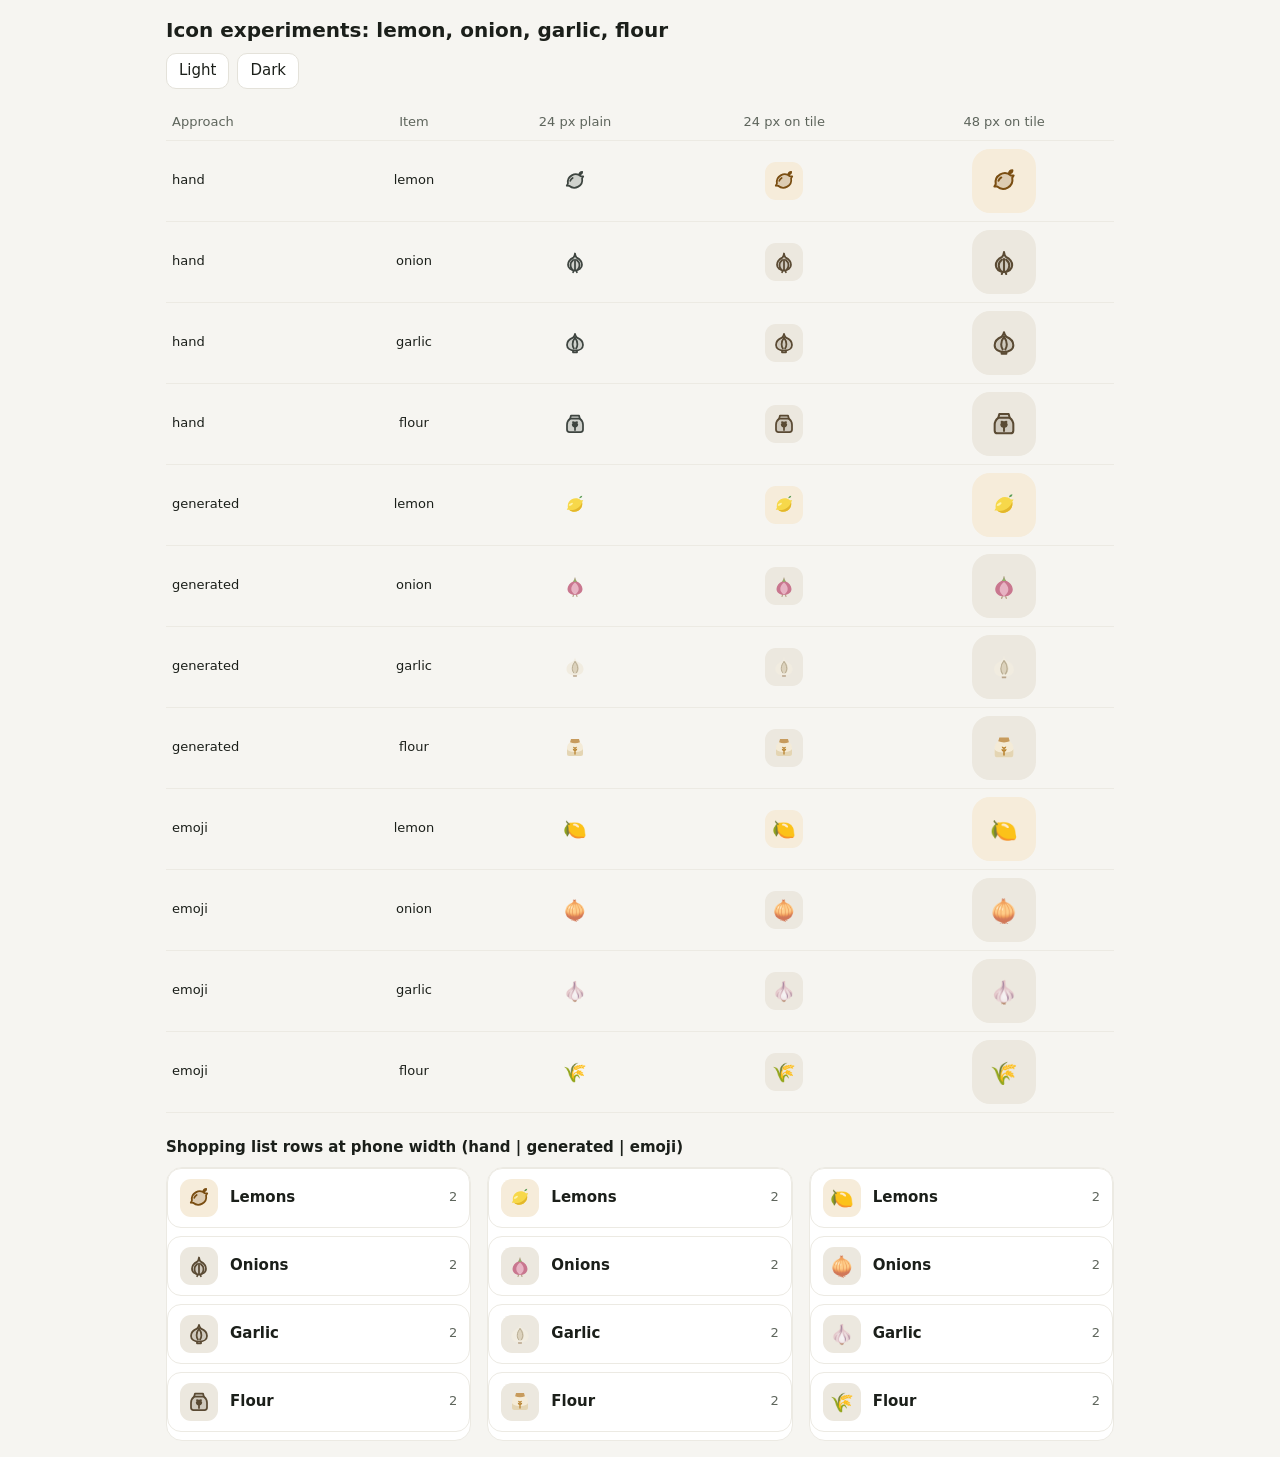
<file: docs/icon-experiments/index.html>
<!doctype html>
<html lang="en"><head><meta charset="utf-8"><meta name="viewport" content="width=device-width,initial-scale=1">
<title>Icon experiments</title>
<link rel="stylesheet" href="../../internal/ui/static/css/app.css">
<style>
body{padding:16px;max-width:980px;margin:0 auto}
h1{font-size:20px;margin:0 0 4px}
.bar{display:flex;gap:8px;margin:8px 0 16px}
.bar button{min-height:36px;padding:0 12px;border-radius:10px;border:1px solid var(--line);background:var(--surface);color:var(--ink);font:inherit}
table{border-collapse:collapse;width:100%}
th,td{padding:8px 6px;border-bottom:1px solid var(--line-soft);text-align:center;font-size:13px}
th{color:var(--muted);font-weight:500}
td:first-child,th:first-child{text-align:left}
.cell{display:flex;gap:8px;align-items:center;justify-content:center}
.ic{display:inline-flex;align-items:center;justify-content:center;border-radius:8px}
.ic svg{width:100%;height:100%;display:block}
.s24{width:24px;height:24px}.s48{width:48px;height:48px}
.tile .ic{background:none}
.plain{color:var(--ink-2)}
.row{display:flex;align-items:center;gap:12px;padding:10px 12px;background:var(--surface);border:1px solid var(--line-soft);border-radius:14px;margin-bottom:8px}
.row b{font-weight:600}.row span.m{color:var(--muted);font-size:13px;margin-left:auto}
.list{max-width:375px}
h2{font-size:15px;margin:24px 0 8px}
</style></head><body>
<h1>Icon experiments: lemon, onion, garlic, flour</h1>
<div class="bar"><button data-t="light">Light</button><button data-t="dark">Dark</button></div>
<table id="grid"><thead><tr><th>Approach</th><th>Item</th><th>24 px plain</th><th>24 px on tile</th><th>48 px on tile</th></tr></thead><tbody></tbody></table>
<h2>Shopping list rows at phone width (hand | generated | emoji)</h2>
<div id="lists" style="display:flex;gap:16px;flex-wrap:wrap"></div>
<script>
const items=[['lemon','amber','Lemons'],['onion','sand','Onions'],['garlic','sand','Garlic'],['flour','sand','Flour']];
const sets=['hand','generated','emoji'];
const q=new URLSearchParams(location.search).get('theme');
function theme(t){document.documentElement.dataset.theme=t}
theme(q||'light');
document.querySelectorAll('.bar button').forEach(b=>b.onclick=()=>theme(b.dataset.t));
const cache={};
async function svg(set,n){const k=set+n;return cache[k]??=await (await fetch(`${set}/${n}.svg`)).text()}
(async()=>{
 const tb=document.querySelector('tbody');
 for(const s of sets)for(const [n,c] of items){
  const h=await svg(s,n);
  const tr=document.createElement('tr');
  tr.innerHTML=`<td>${s}</td><td>${n}</td>
  <td><div class="cell"><span class="ic s24 plain">${h}</span></div></td>
  <td><div class="cell"><span class="tile tile--sm avatar--${c}"><span class="ic s24">${h}</span></span></div></td>
  <td><div class="cell"><span class="tile tile--lg avatar--${c}" style="width:64px;height:64px;border-radius:18px"><span class="ic s48">${h}</span></span></div></td>`;
  tb.append(tr);
 }
 const L=document.getElementById('lists');
 for(const s of sets){
  const d=document.createElement('div');d.className='list';d.style.flex='1 1 300px';
  for(const [n,c,t] of items){
   d.insertAdjacentHTML('beforeend',`<div class="row"><span class="tile tile--sm avatar--${c}"><span class="ic s24">${await svg(s,n)}</span></span><b>${t}</b><span class="m">2</span></div>`);
  }
  L.append(d);
 }
})();
</script></body></html>
</file>
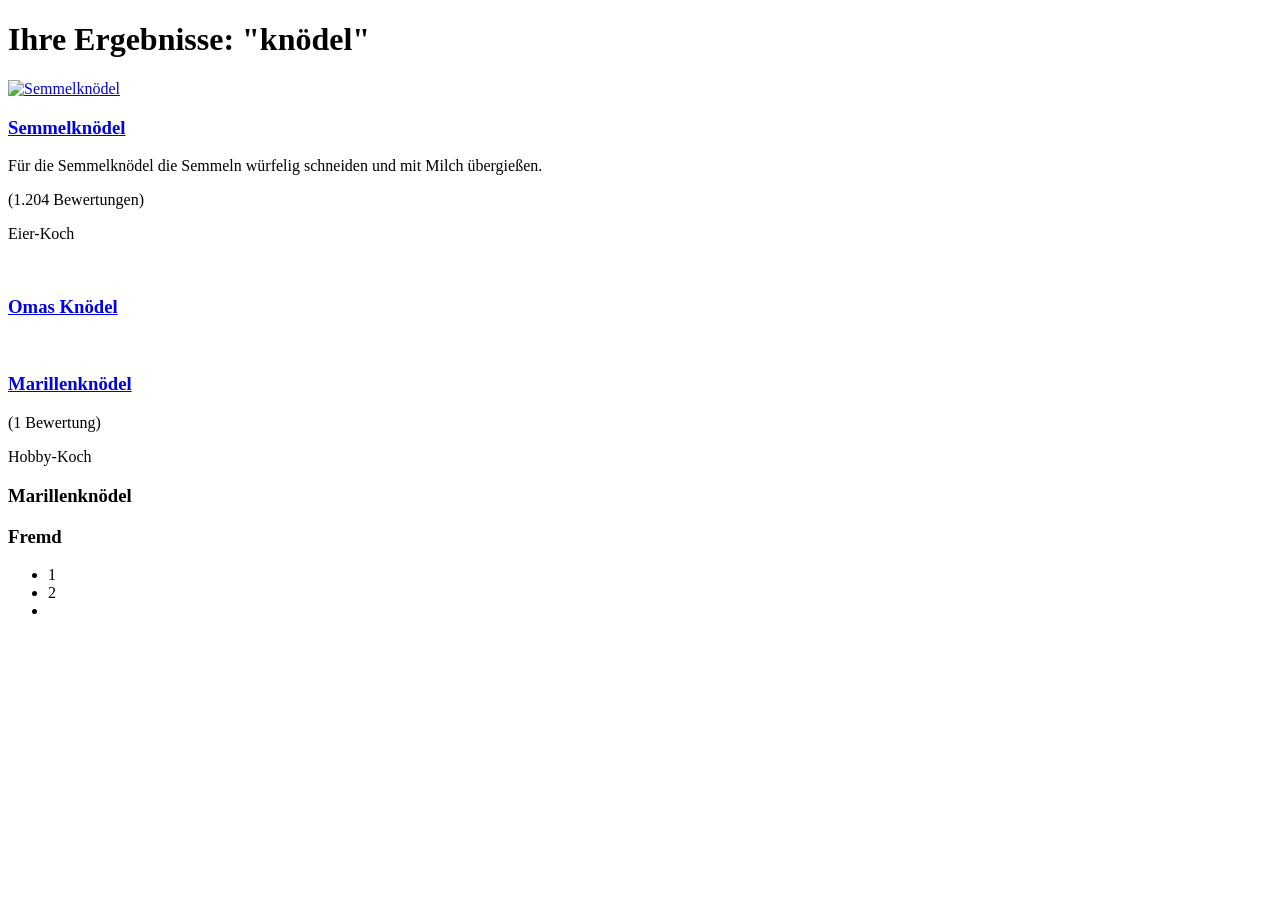
<file: internal/discover/testdata/ichkoche_results.html>
<!doctype html>
<!-- The shape of ichkoche.at's /suche/rezepte page (November 2026) with
     made-up recipes: result cards, an article teaser between them, a
     member's cookbook entry and the pager. -->
<html lang="de"><head><meta charset="utf-8"><title>Suche</title></head><body>
<h1 class="search_term"><span>Ihre Ergebnisse:</span> "knödel"</h1>
<article class="box ">
  <a href="/semmelknoedel-rezept-101" title="Semmelknödel">
    <div class="img_wrap"><div class="lazyLoadImage">
      <img data-src=" https://assets.ichkoche.at/image/1/101.jpg?v=1&twic=v1/cover=360x280" alt="Semmelknödel" title="Semmelknödel" />
      <noscript><img src="https://assets.ichkoche.at/image/1/101.jpg?v=1&twic=v1/cover=360x280" alt="Semmelknödel" /></noscript>
    </div></div>
  </a>
  <div class="content">
    <h3><a href="/semmelknoedel-rezept-101" title="Semmelknödel">Semmelknödel</a></h3>
    <p class="description">Für die Semmelknödel die Semmeln würfelig schneiden und
      mit Milch übergießen.</p>
  </div>
  <div class="recipe_info">
    <div class="rating"><p class="stars stars_5"></p><span><span>(1.204 Bewertungen)</span></span></div>
    <p class="spoons spoons_1"><span>Eier-Koch</span></p>
  </div>
</article>
<article class="teaser_box with_slider">
  <a href="/wie-gelingen-knoedel-artikel-55" title="Wie gelingen Knödel?">
    <img data-src="https://assets.ichkoche.at/image/2/55.jpg" alt="" />
  </a>
</article>
<article class="box ">
  <a href="/kochbuch/oma/knoedel-77" title="Omas Knödel"><div class="img_wrap"></div></a>
  <div class="content"><h3><a href="/kochbuch/oma/knoedel-77">Omas Knödel</a></h3></div>
</article>
<article class="box ">
  <a href="/marillenknoedel-rezept-202?ref=search" title="Marillenknödel">
    <div class="img_wrap"><div class="lazyLoadImage">
      <img data-src="https://tracker.example/pixel.gif" alt="" />
    </div></div>
  </a>
  <div class="content">
    <h3><a href="/marillenknoedel-rezept-202">Marillenknödel</a></h3>
  </div>
  <div class="recipe_info">
    <div class="rating"><p class="stars stars_4"></p><span><span>(1 Bewertung)</span></span></div>
    <p class="spoons spoons_2"><span>Hobby-Koch</span></p>
  </div>
</article>
<article class="box ">
  <a href="/marillenknoedel-rezept-202" title="Marillenknödel"></a>
  <div class="content"><h3>Marillenknödel</h3></div>
</article>
<article class="box ">
  <a href="https://elsewhere.example/knoedel-rezept-9" title="Fremd"></a>
  <div class="content"><h3>Fremd</h3></div>
</article>
<div class="pagination"><ul>
  <li class="active-button"><div class="button-like-link" onclick="document.location.href='/suche/rezepte?q=kn%C3%B6del'">1</div></li>
  <li class="inactive-button"><div class="button-like-link" onclick="document.location.href='/suche/rezepte?q=kn%C3%B6del&amp;page=2'">2</div></li>
  <li class="next"><div class="icon_rpl arrow_right_icon" onclick="document.location.href='/suche/rezepte?q=kn%C3%B6del&amp;page=2'"></div></li>
</ul></div>
</body></html>
</file>
<file: internal/ui/static/css/app.css>
/* Design tokens from the style guide. Light is the default; dark applies
   when the user picks Dark, or picks System and the OS prefers dark. */
:root {
  --ground: #F6F5F1;
  --surface: #FFFFFF;
  --surface-2: #F0EEE7;
  --ink: #1B1F1A;
  --ink-2: #3E4540;
  --muted: #5E655C;
  --select-arrow: url("data:image/svg+xml,%3Csvg xmlns='http://www.w3.org/2000/svg' width='16' height='16' viewBox='0 0 24 24' fill='none' stroke='%235E655C' stroke-width='2' stroke-linecap='round' stroke-linejoin='round'%3E%3Cpath d='M6 9l6 6 6-6'/%3E%3C/svg%3E");
  --line: #E4E2DA;
  --line-soft: #ECEAE3;
  --herb: #2E6A43;
  --herb-strong: #1F4A2E;
  --herb-soft: #E3EFE6;
  --coral: #C4492C;
  --coral-soft: #FBE9E2;
  --amber: #E3B86E;
  --amber-soft: #F6ECDA;
  --amber-ink: #7A4E12;
  --on-herb: #FFFFFF;
  --nutri-protein: #2E6A43;
  --nutri-fat: #B9791F;
  --nutri-carbs: #3D6FA3;

  --font-body: Inter, system-ui, -apple-system, "Segoe UI", sans-serif;
  --font-display: "Bricolage Grotesque", Inter, system-ui, sans-serif;

  --radius-tag: 10px;
  --radius-field: 14px;
  --radius-card: 18px;
  --space-1: 4px;
  --space-2: 8px;
  --space-3: 12px;
  --space-4: 16px;
  --space-5: 24px;
  --space-6: 32px;
  --gutter: 20px;
  --target: 44px;

  color-scheme: light;
}

@media (prefers-color-scheme: dark) {
  :root:not([data-theme="light"]) {
    --ground: #121411;
    --surface: #1C1F1B;
    --surface-2: #242823;
    --ink: #ECEDE8;
    --ink-2: #C9CDC6;
    --muted: #A3AAA0;
    --select-arrow: url("data:image/svg+xml,%3Csvg xmlns='http://www.w3.org/2000/svg' width='16' height='16' viewBox='0 0 24 24' fill='none' stroke='%23A3AAA0' stroke-width='2' stroke-linecap='round' stroke-linejoin='round'%3E%3Cpath d='M6 9l6 6 6-6'/%3E%3C/svg%3E");
    --line: #2C302B;
    --line-soft: #262A25;
    --herb: #8FD1A5;
    --herb-strong: #A9D3B5;
    --herb-soft: #1F3326;
    --coral: #F0B9A3;
    --coral-soft: #3A2620;
    --amber-soft: #33291A;
    --amber-ink: #E3B86E;
    --on-herb: #121411;
    --nutri-protein: #8FD1A5;
    --nutri-fat: #E3B86E;
    --nutri-carbs: #9DBFE3;
    color-scheme: dark;
  }
}

:root[data-theme="dark"] {
  --ground: #121411;
  --surface: #1C1F1B;
  --surface-2: #242823;
  --ink: #ECEDE8;
  --ink-2: #C9CDC6;
  --muted: #A3AAA0;
  --select-arrow: url("data:image/svg+xml,%3Csvg xmlns='http://www.w3.org/2000/svg' width='16' height='16' viewBox='0 0 24 24' fill='none' stroke='%23A3AAA0' stroke-width='2' stroke-linecap='round' stroke-linejoin='round'%3E%3Cpath d='M6 9l6 6 6-6'/%3E%3C/svg%3E");
  --line: #2C302B;
  --line-soft: #262A25;
  --herb: #8FD1A5;
  --herb-strong: #A9D3B5;
  --herb-soft: #1F3326;
  --coral: #F0B9A3;
  --coral-soft: #3A2620;
  --amber-soft: #33291A;
  --amber-ink: #E3B86E;
  --on-herb: #121411;
  --nutri-protein: #8FD1A5;
  --nutri-fat: #E3B86E;
  --nutri-carbs: #9DBFE3;
  color-scheme: dark;
}

*, *::before, *::after { box-sizing: border-box; }

html { -webkit-text-size-adjust: 100%; }

body {
  margin: 0;
  background: var(--ground);
  color: var(--ink);
  font-family: var(--font-body);
  font-size: 15px;
  line-height: 1.45;
}

a { color: var(--herb); }
a:hover { color: var(--herb-strong); }
button, input, select, textarea { font: inherit; color: inherit; }

:focus-visible {
  outline: 2px solid var(--herb);
  outline-offset: 2px;
}

.visually-hidden {
  position: absolute !important;
  width: 1px; height: 1px;
  overflow: hidden;
  clip: rect(0 0 0 0);
  white-space: nowrap;
}

/* ---- Shell: bottom bar (phone), icon rail (tablet), sidebar (desktop) ---- */

.shell {
  min-height: 100vh;
  min-height: 100dvh;
}

:root {
  /* The phone bottom bar's height: 6px padding top and bottom, one 62px
     link row (see .nav__link), the 1px top border and the safe area.
     Fixed elements above the bar (add field, toasts, the recipe's
     "Add to plan") offset from it; the rail and sidebar take none. */
  --nav-height: calc(75px + env(safe-area-inset-bottom));
}

.nav {
  position: fixed;
  inset: auto 0 0 0;
  z-index: 10;
  height: var(--nav-height);
  display: grid;
  grid-template-columns: repeat(3, minmax(0, 1fr));
  padding: 6px 8px calc(6px + env(safe-area-inset-bottom));
  background: var(--surface);
  border-top: 1px solid var(--line);
}

.nav__brand, .nav__footer { display: none; }

.nav__brand { color: var(--ink); text-decoration: none; }
.nav__brand:hover { color: var(--ink); }

.nav__links { display: contents; }

.nav__link {
  display: flex;
  flex-direction: column;
  align-items: center;
  gap: 4px;
  min-height: var(--target);
  padding: 6px 0;
  color: var(--muted);
  text-decoration: none;
  font-size: 12px;
  line-height: 16px;
}

.nav__link:hover { color: var(--ink); }

.nav__icon {
  width: 56px;
  height: 30px;
  border-radius: 15px;
  display: flex;
  align-items: center;
  justify-content: center;
}

.nav__link[aria-current="page"] {
  color: var(--herb);
  font-weight: 600;
}

.badge--small { padding: 2px 8px; font-size: 11px; }

.nav__link[aria-current="page"] .nav__icon { background: var(--herb-soft); }

.main {
  padding: 20px var(--gutter) calc(96px + env(safe-area-inset-bottom));
}

.page-header {
  display: flex;
  align-items: center;
  justify-content: space-between;
  gap: var(--space-3);
  margin-bottom: var(--space-4);
}

.page-title {
  margin: 0;
  font-family: var(--font-display);
  font-size: 34px;
  font-weight: 700;
  letter-spacing: -0.02em;
  line-height: 1.1;
}

.avatar {
  width: var(--target);
  height: var(--target);
  border-radius: 50%;
  display: inline-flex;
  align-items: center;
  justify-content: center;
  flex-shrink: 0;
  background: var(--av-bg, var(--amber-soft));
  color: var(--av-fg, var(--amber-ink));
  font-weight: 600;
  text-decoration: none;
}

.avatar:hover { color: var(--av-fg, var(--amber-ink)); }

.page-header .avatar--link { margin-left: auto; }

@media (min-width: 768px) {
  :root { --nav-height: 0px; }

  .nav {
    inset: 0 auto 0 0;
    width: 88px;
    height: auto;
    display: flex;
    flex-direction: column;
    gap: var(--space-5);
    padding: var(--space-5) var(--space-2);
    border-top: none;
    border-right: 1px solid var(--line);
  }

  .nav__brand { display: flex; justify-content: center; align-items: center; min-height: var(--target); }
  .nav__brand-name { display: none; }

  .nav__links {
    display: flex;
    flex-direction: column;
    gap: var(--space-2);
  }

  .main {
    margin-left: 88px;
    padding: 32px clamp(16px, 4vw, 48px) 48px;
  }

  .page-title { font-size: 40px; }
}

@media (min-width: 1200px) {
  .nav {
    width: 240px;
    padding: var(--space-5) var(--space-4);
  }

  .nav__brand {
    justify-content: flex-start;
    align-items: center;
    gap: 10px;
    padding: 0 var(--space-2);
  }

  .nav__brand-name {
    display: inline;
    font-family: var(--font-display);
    font-size: 20px;
    font-weight: 700;
  }

  .nav__link {
    flex-direction: row;
    gap: var(--space-3);
    height: var(--target);
    padding: 0 var(--space-3);
    border-radius: 12px;
    font-size: 15px;
    font-weight: 500;
    color: var(--ink-2);
  }

  .nav__icon { width: 20px; height: 20px; background: none !important; }

  .nav__link[aria-current="page"] { background: var(--herb-soft); }

  .nav__footer {
    display: flex;
    align-items: center;
    gap: 10px;
    margin-top: auto;
    min-height: var(--target);
    padding: var(--space-2);
    border-radius: 12px;
    color: var(--ink);
    text-decoration: none;
  }

  .nav__footer:hover { color: var(--ink); background: var(--surface-2); }
  .nav__footer[aria-current="page"] { background: var(--herb-soft); }

  .nav__footer-name {
    flex: 1;
    min-width: 0;
    overflow: hidden;
    text-overflow: ellipsis;
    white-space: nowrap;
    font-size: 14px;
    font-weight: 500;
  }

  .nav__footer-settings {
    font-size: 13px;
    font-weight: 600;
    color: var(--herb);
  }

  .main { margin-left: 240px; }

  .page-header .avatar--link { display: none; }

  .content { max-width: 1200px; margin: 0 auto; }
}

/* ---- Empty state ---- */

.empty {
  display: flex;
  flex-direction: column;
  gap: var(--space-2);
  padding: var(--space-6) var(--space-5);
  border-radius: var(--radius-card);
  border: 1.5px dashed var(--line);
  background: var(--surface);
  color: var(--muted);
}

.empty h2 {
  margin: 0;
  font-size: 16px;
  font-weight: 600;
  color: var(--ink);
}

.empty p { margin: 0; }

.page-header .page-title { flex: 1; min-width: 0; }

/* Back link and actions on a phone (the recipe page): the buttons share the
   first row and the title gets the full width below, so a long name wraps
   instead of running under them. */
@media (max-width: 767px) {
  .page-header:not(.page-header--bar):has(.back-link):has(.page-actions) { flex-wrap: wrap; }
  .page-header:not(.page-header--bar):has(.back-link):has(.page-actions) .back-link { margin-right: auto; }
  .page-header:not(.page-header--bar):has(.back-link):has(.page-actions) .page-title {
    order: 1;
    flex: 0 0 100%;
    overflow-wrap: anywhere;
  }
}

/* ---- Account tokens: field borders, destructive, brand panel, avatars ---- */

:root {
  --line-strong: #DCD9CF;
  --danger: #A63A1E;
  --danger-line: #E8C9BE;
  --brand-panel: #1F3D2A;
  --brand-panel-ink: #FFFFFF;
  --brand-panel-muted: #C8D9CD;
  --strong: #1B1F1A;
  --on-strong: #FFFFFF;
  /* A featured card ("Suggested for tonight"): dark in both themes. */
  --feature: #1B1F1A;
  --on-feature: #FFFFFF;
  --feature-accent: #A9D3B5;
  --herb-ink: #3E4A40;
  --pending: #B9B6AB;

  --av-amber-bg: #F6ECDA; --av-amber-fg: #7A4E12;
  --av-sky-bg: #E4ECF4;   --av-sky-fg: #1F4E79;
  --av-sand-bg: #ECE8DF;  --av-sand-fg: #5A4A33;
  --av-herb-bg: #E3EFE6;  --av-herb-fg: #2E6A43;
  --av-coral-bg: #FBE9E2; --av-coral-fg: #8A3A1F;
  --av-plum-bg: #EFE6F2;  --av-plum-fg: #5B3A6B;
}

@media (prefers-color-scheme: dark) {
  :root:not([data-theme="light"]) {
    --line-strong: #3A3F39;
    --danger: #F0B9A3;
    --danger-line: #5A3328;
    --brand-panel: #17271C;
    --brand-panel-muted: #A9C2B0;
    --strong: #ECEDE8;
    --on-strong: #121411;
    --feature: #1F3326;
    --on-feature: #ECEDE8;
    --herb-ink: #C9CDC6;
    --pending: #5E655C;

    --av-amber-bg: #33291A; --av-amber-fg: #E3B86E;
    --av-sky-bg: #1E2A36;   --av-sky-fg: #A9C7E6;
    --av-sand-bg: #2C2822;  --av-sand-fg: #D6C8AE;
    --av-herb-bg: #1F3326;  --av-herb-fg: #8FD1A5;
    --av-coral-bg: #3A2620; --av-coral-fg: #F0B9A3;
    --av-plum-bg: #2E2433;  --av-plum-fg: #D9B8E6;
  }
}

:root[data-theme="dark"] {
  --line-strong: #3A3F39;
  --danger: #F0B9A3;
  --danger-line: #5A3328;
  --brand-panel: #17271C;
  --brand-panel-muted: #A9C2B0;
  --strong: #ECEDE8;
  --on-strong: #121411;
  --feature: #1F3326;
  --on-feature: #ECEDE8;
  --herb-ink: #C9CDC6;
  --pending: #5E655C;

  --av-amber-bg: #33291A; --av-amber-fg: #E3B86E;
  --av-sky-bg: #1E2A36;   --av-sky-fg: #A9C7E6;
  --av-sand-bg: #2C2822;  --av-sand-fg: #D6C8AE;
  --av-herb-bg: #1F3326;  --av-herb-fg: #8FD1A5;
  --av-coral-bg: #3A2620; --av-coral-fg: #F0B9A3;
  --av-plum-bg: #2E2433;  --av-plum-fg: #D9B8E6;
}

/* ---- Avatars ---- */

.avatar--amber { --av-bg: var(--av-amber-bg); --av-fg: var(--av-amber-fg); }
.avatar--sky { --av-bg: var(--av-sky-bg); --av-fg: var(--av-sky-fg); }
.avatar--sand { --av-bg: var(--av-sand-bg); --av-fg: var(--av-sand-fg); }
.avatar--herb { --av-bg: var(--av-herb-bg); --av-fg: var(--av-herb-fg); }
.avatar--coral { --av-bg: var(--av-coral-bg); --av-fg: var(--av-coral-fg); }
.avatar--plum { --av-bg: var(--av-plum-bg); --av-fg: var(--av-plum-fg); }

.avatar--sm { width: 34px; height: 34px; font-size: 14px; }
.avatar--md { width: 48px; height: 48px; font-size: 18px; }
.avatar--lg {
  width: 80px;
  height: 80px;
  font-family: var(--font-display);
  font-size: 32px;
  font-weight: 700;
}
.avatar--pending {
  background: transparent;
  color: var(--muted);
  border: 1.5px dashed var(--pending);
  font-weight: 400;
}

/* ---- Text and layout helpers ---- */

.muted { color: var(--muted); font-size: 13px; }
.lead { margin: 0; color: var(--muted); line-height: 1.5; }
.fine-print { margin: 0; font-size: 12px; line-height: 1.5; color: var(--muted); text-align: center; }

@media (max-width: 899px) { .only-wide { display: none !important; } }
@media (min-width: 900px) { .only-phone { display: none !important; } }

.stack { display: flex; flex-direction: column; gap: 14px; }
.stack-lg { display: flex; flex-direction: column; gap: 22px; }
.narrow { max-width: 560px; }
.inline-form { display: contents; }

/* ---- Buttons ---- */

.btn {
  display: inline-flex;
  align-items: center;
  justify-content: center;
  gap: var(--space-2);
  min-height: var(--target);
  padding: 0 20px;
  border-radius: 999px;
  border: 1px solid transparent;
  background: none;
  font-size: 15px;
  font-weight: 500;
  text-decoration: none;
  cursor: pointer;
}

.btn--primary { min-height: 52px; background: var(--herb); color: var(--on-herb); font-size: 16px; font-weight: 600; }
.btn--primary:hover { background: var(--herb-strong); color: var(--on-herb); }
.btn--strong { background: var(--strong); color: var(--on-strong); }
.btn--strong:hover { color: var(--on-strong); }
.btn--secondary { border-color: var(--line-strong); background: var(--surface); color: var(--ink); }
.btn--secondary:hover { color: var(--ink); background: var(--surface-2); }
.btn--destructive { min-height: 50px; border-color: var(--danger-line); background: var(--surface); color: var(--danger); }
.btn--destructive:hover { color: var(--danger); background: var(--coral-soft); }
.btn--ghost { color: var(--muted); }
.btn--ghost:hover { color: var(--ink); background: var(--surface-2); }
.btn--small { padding: 0 14px; font-size: 13px; }
.btn--block { width: 100%; }

.btn-link {
  min-height: var(--target);
  padding: 0;
  border: none;
  background: none;
  color: var(--herb);
  font-size: 13px;
  font-weight: 600;
  cursor: pointer;
}

/* ---- Forms ---- */

.field { display: flex; flex-direction: column; gap: var(--space-2); }
.field__row { display: flex; justify-content: space-between; align-items: center; }
.field__label { font-size: 13px; font-weight: 600; }
.field__note { font-weight: 400; color: var(--muted); }
.field__link { display: inline-flex; align-items: center; min-height: var(--target); margin: -12px 0; font-size: 13px; font-weight: 500; }
.field__hint { font-size: 12px; color: var(--muted); }
.field__error { font-size: 13px; font-weight: 500; color: var(--coral); }
.field__static { font-size: 15px; overflow-wrap: anywhere; }

.input {
  width: 100%;
  height: 50px;
  padding: 0 14px;
  border-radius: var(--radius-field);
  border: 1px solid var(--line-strong);
  background: var(--surface);
  font-size: 15px;
}

select.input {
  appearance: none;
  padding-right: 40px;
  background-image: var(--select-arrow);
  background-repeat: no-repeat;
  background-position: right 14px center;
}
select.input--compact { padding-left: 12px; padding-right: 36px; background-position: right 12px center; }
.input:focus-visible { outline: 2px solid var(--herb); outline-offset: 0; border-color: var(--herb); }
.input[aria-invalid="true"] { border-color: var(--coral); border-width: 1.5px; }
/* Inline add: a pill input with its Add button beside it (Settings › Tags). */
.inline-add { display: flex; gap: var(--space-2); }
.input--pill { flex: 1; min-width: 0; height: 48px; border-radius: 24px; }
.inline-add__submit { min-height: 48px; padding: 0 18px; border-radius: 24px; font-size: 15px; font-weight: 500; }

.input--compact { width: auto; height: var(--target); border-radius: 10px; font-size: 14px; }

.form-group {
  margin: 0;
  padding: 0;
  border: none;
  display: flex;
  flex-direction: column;
  gap: 14px;
}

.form-group__title {
  padding: 0;
  margin-bottom: 14px;
  font-size: 12px;
  font-weight: 600;
  letter-spacing: 0.08em;
  text-transform: uppercase;
  color: var(--muted);
}

.alert {
  margin: 0;
  padding: 12px 14px;
  border-radius: var(--radius-field);
  background: var(--coral-soft);
  color: var(--coral);
  font-size: 14px;
  font-weight: 500;
  line-height: 1.5;
}

.notice { margin: 0; }

.notice:not(:empty) {
  margin-bottom: var(--space-4);
  padding: 12px 14px;
  border-radius: var(--radius-field);
  background: var(--herb-soft);
  color: var(--herb-strong);
  font-size: 14px;
  line-height: 1.5;
}

.callout {
  display: flex;
  gap: 12px;
  margin: 0;
  padding: 16px;
  border-radius: var(--radius-card);
  background: var(--herb-soft);
  color: var(--herb);
}

.callout svg { flex-shrink: 0; }
.callout__body { display: flex; flex-direction: column; gap: 4px; color: var(--herb-ink); font-size: 14px; line-height: 1.5; }
.callout__title { font-weight: 600; color: var(--ink); font-size: 15px; }

.back-link {
  width: var(--target);
  height: var(--target);
  margin-left: -10px;
  display: inline-flex;
  align-items: center;
  justify-content: center;
  flex-shrink: 0;
  border-radius: 50%;
  color: var(--ink);
}

.back-link:hover { color: var(--ink); background: var(--surface-2); }

/* Radio cards (role choice). */
.choices { margin: 0; padding: 0; border: none; display: flex; flex-direction: column; gap: var(--space-2); }
.choices legend { padding: 0; margin-bottom: var(--space-2); }

.choice {
  display: flex;
  align-items: center;
  gap: 12px;
  min-height: 60px;
  padding: 12px 14px;
  border-radius: var(--radius-field);
  border: 1px solid var(--line);
  background: var(--surface);
  cursor: pointer;
}

.choice input { width: 18px; height: 18px; margin: 0; accent-color: var(--herb); }
.choice:has(input:checked) { border: 1.5px solid var(--herb); background: var(--herb-soft); }
.choice:has(input:focus-visible) { outline: 2px solid var(--herb); outline-offset: 2px; }
.choice__text { flex: 1; display: flex; flex-direction: column; gap: 2px; }
.choice__title { font-weight: 500; }
.choice__hint { font-size: 13px; color: var(--muted); }
.choice:has(input:checked) .choice__hint { color: var(--herb-ink); }

/* Segmented radio group (theme). */
.segmented { display: flex; gap: 2px; padding: 3px; border-radius: 12px; background: var(--surface-2); }
.segmented__option { position: relative; display: flex; }
.segmented__option input { position: absolute; opacity: 0; inset: 0; margin: 0; cursor: pointer; }

.segmented__option span {
  display: flex;
  align-items: center;
  min-height: 38px;
  padding: 0 12px;
  border-radius: 9px;
  font-size: 13px;
}

.segmented__option input:checked + span { background: var(--surface); font-weight: 600; box-shadow: 0 1px 2px rgba(20, 22, 19, 0.08); }
.segmented__option input:focus-visible + span { outline: 2px solid var(--herb); outline-offset: 1px; }

/* Avatar colour swatches. */
.swatches { margin: 0; padding: 0; border: none; display: flex; flex-direction: column; align-items: center; gap: var(--space-2); }
.swatches legend { padding: 0; margin: 0 auto var(--space-2); }
.swatches__options { display: flex; flex-wrap: wrap; justify-content: center; gap: var(--space-3); }

.swatch {
  position: relative;
  width: var(--target);
  height: var(--target);
  border-radius: 50%;
  background: var(--av-bg);
  border: 2px solid var(--av-fg);
  cursor: pointer;
}

.swatch input { position: absolute; inset: 0; opacity: 0; margin: 0; cursor: pointer; }
.swatch:has(input:checked) { box-shadow: 0 0 0 3px var(--ground), 0 0 0 5px var(--av-fg); }
.swatch:has(input:focus-visible) { outline: 2px solid var(--herb); outline-offset: 6px; }

/* ---- Signed-out pages: brand panel beside the form ---- */

.auth { min-height: 100vh; min-height: 100dvh; display: flex; }

.auth__panel {
  display: none;
  flex: 1 1 0;
  flex-direction: column;
  justify-content: space-between;
  gap: var(--space-6);
  padding: clamp(32px, 6vw, 72px);
  background: var(--brand-panel);
  color: var(--brand-panel-ink);
}

.auth__brand { display: flex; align-items: center; gap: 12px; }
.auth__brand-name { font-family: var(--font-display); font-size: 24px; font-weight: 700; }
.auth__pitch { display: flex; flex-direction: column; gap: 18px; max-width: 520px; }

.auth__headline {
  margin: 0;
  font-family: var(--font-display);
  font-size: clamp(40px, 4.5vw, 64px);
  font-weight: 700;
  letter-spacing: -0.03em;
  line-height: 1.02;
}

.auth__sub { margin: 0; font-size: 17px; line-height: 1.55; color: var(--brand-panel-muted); }
.auth__invited-by { display: flex; align-items: center; gap: 12px; font-size: 17px; color: var(--brand-panel-muted); }
.auth__chips { margin: 0; padding: 0; list-style: none; display: flex; flex-wrap: wrap; gap: 10px; }
.auth__chips li { padding: 8px 14px; border-radius: 18px; background: rgba(255, 255, 255, 0.1); font-size: 14px; }

.auth__main {
  flex: 1 1 0;
  display: flex;
  justify-content: center;
  padding: 24px var(--gutter) calc(28px + env(safe-area-inset-bottom));
}

.auth__form { width: 100%; max-width: 400px; display: flex; flex-direction: column; gap: 22px; }
.auth__intro { display: flex; flex-direction: column; gap: 10px; }
.auth__phone-logo { display: flex; margin-top: 32px; margin-bottom: 6px; }

.auth__title {
  margin: 0;
  font-family: var(--font-display);
  font-size: 32px;
  font-weight: 700;
  letter-spacing: -0.02em;
  line-height: 1.1;
}

.auth__lead { margin: 0; color: var(--muted); line-height: 1.5; }
.auth__footer { margin: auto 0 0; text-align: center; font-size: 14px; color: var(--muted); }
.auth__footer a { font-weight: 600; }

.auth__or { display: flex; align-items: center; gap: 12px; color: var(--muted); font-size: 13px; }
.auth__or::before, .auth__or::after { content: ""; flex: 1; border-top: 1px solid var(--surface-2); }

.invited-card {
  display: flex;
  align-items: center;
  gap: 12px;
  padding: 14px;
  border-radius: var(--radius-card);
  background: var(--herb-soft);
}

.invited-card__text { flex: 1; display: flex; flex-direction: column; gap: 2px; font-size: 13px; color: var(--herb-ink); }
.invited-card__title { font-size: 15px; font-weight: 600; color: var(--ink); }

@media (min-width: 900px) {
  .auth__panel { display: flex; }
  .auth__main { align-items: center; padding: clamp(32px, 6vw, 72px) 24px; }
  .auth__phone-logo { display: none; }
  .auth__footer { margin-top: 0; }
}

/* ---- Settings: phone list with sub-pages, desktop cards with an index ---- */

.settings { display: flex; flex-direction: column; gap: var(--space-5); }
.settings-nav { display: none; }
.settings-body { display: flex; flex-direction: column; gap: var(--space-5); min-width: 0; }

.profile-card, .card {
  border-radius: var(--radius-card);
  background: var(--surface);
  border: 1px solid var(--line-soft);
}

.profile-card { display: flex; align-items: center; gap: 12px; padding: 14px; }
.profile-card--link { color: var(--ink); text-decoration: none; }
.profile-card--link:hover { color: var(--ink); background: var(--surface-2); }
.profile-card__text { flex: 1; min-width: 0; display: flex; flex-direction: column; gap: 2px; }
.profile-card__name { font-weight: 600; }
.card { padding: 16px 14px; }
.card__title { margin: 0; font-size: 16px; font-weight: 600; }

.settings-section { display: flex; flex-direction: column; gap: var(--space-2); }
.settings-section__head { display: flex; justify-content: space-between; align-items: center; gap: 12px; min-height: 32px; padding: 0 2px; }

.conn-status { display: inline-flex; align-items: center; gap: 6px; font-size: 13px; font-weight: 500; color: var(--muted); }
.conn-status::before { content: ""; width: 8px; height: 8px; border-radius: 4px; background: currentColor; }
.conn-status--ok { color: var(--herb); }
.conn-status--failed { color: var(--coral); }
.conn-status--untested { color: var(--amber-ink); }
.alert__title { margin: 0; font-weight: 600; }
.alert__detail { margin: 4px 0 0; font-weight: 400; overflow-wrap: anywhere; }
.settings-section__titles { display: flex; flex-direction: column; gap: 2px; }

.settings-section__title {
  margin: 0;
  font-size: 12px;
  font-weight: 600;
  letter-spacing: 0.08em;
  text-transform: uppercase;
  color: var(--muted);
}

.settings-section__desc { display: none; font-size: 13px; color: var(--muted); }
.settings-section__foot { padding: 0 2px; font-size: 12px; color: var(--muted); }

.settings-section__action {
  display: inline-flex;
  align-items: center;
  gap: var(--space-1);
  min-height: var(--target);
  color: var(--herb);
  font-size: 13px;
  font-weight: 600;
  text-decoration: none;
}

.settings-actions { display: flex; flex-wrap: wrap; gap: 10px; margin-top: var(--space-2); }
.settings-actions .btn { flex: 1 1 auto; }
.settings-list-actions { display: flex; flex-wrap: wrap; gap: var(--space-1); margin-left: -14px; }
.settings-signout { display: flex; flex-direction: column; }
.settings-version { margin: 0; text-align: center; font-size: 12px; color: var(--muted); font-variant-numeric: tabular-nums; }

.list {
  margin: 0;
  padding: 0;
  list-style: none;
  display: flex;
  flex-direction: column;
  border-radius: 16px;
  background: var(--surface);
  border: 1px solid var(--line-soft);
}

.list__row { display: flex; align-items: center; gap: var(--space-2); padding-right: 6px; }
.list__row + .list__row { border-top: 1px solid var(--surface-2); }
.list__row--field { min-height: 56px; padding: 6px 10px 6px 14px; justify-content: space-between; }
.list__row--actions { justify-content: flex-end; gap: var(--space-3); padding: 8px 10px 8px 14px; }
.list__row--actions .btn--primary { min-height: var(--target); font-size: 14px; }
.list__row--actions .list__note { flex: 1; font-size: 12px; }
.list__row--form { padding: 12px 10px 12px 14px; }

.list__link {
  flex: 1;
  min-width: 0;
  display: flex;
  align-items: center;
  gap: 12px;
  min-height: 56px;
  padding: 8px 14px;
  color: var(--ink);
  text-decoration: none;
}

a.list__link:hover, summary.list__link:hover { color: var(--ink); background: var(--surface-2); border-radius: 16px; }
.list__text { flex: 1; min-width: 0; display: flex; flex-direction: column; gap: 2px; }
.list__text--inline { flex-direction: row; flex-wrap: wrap; align-items: center; gap: 4px 8px; }
.list__label { flex: 1; }
.list__note { font-size: 13px; color: var(--muted); }
.chevron { flex-shrink: 0; color: var(--muted); }

.role-label { font-size: 13px; color: var(--muted); }
.role-label--pending { color: var(--amber-ink); font-weight: 500; }

/* A labelled text field with its button beside the input: the field's
   parts join the grid so the button stays level with the input when a
   hint or error appears below it. */
.inline-field { display: grid; grid-template-columns: minmax(0, 1fr) auto; gap: var(--space-2); }
.inline-field > .field { display: contents; }
.inline-field > .field > * { grid-column: 1; }
.inline-field > .btn { grid-column: 2; grid-row: 2; min-height: 50px; }

/* A text field and button in one row, wrapping below on narrow rows. */
.new-list { flex: 1; display: flex; flex-wrap: wrap; align-items: center; gap: var(--space-2); }
.new-list > .alert, .new-list > .field__error { flex-basis: 100%; }
.new-list > .input { flex: 1 1 160px; min-width: 0; height: var(--target); background: var(--ground); }

.disclosure { width: 100%; }
.disclosure > summary { list-style: none; cursor: pointer; }
.disclosure > summary::-webkit-details-marker { display: none; }
.disclosure[open] > summary .chevron { transform: rotate(90deg); }
.disclosure__body { padding: 4px 14px 16px; }
.disclosure__summary { display: flex; align-items: center; min-height: var(--target); font-weight: 500; }
.disclosure--danger .disclosure__summary { color: var(--danger); }
.disclosure--danger .disclosure__body { padding: 8px 0 0; }
.disclosure--danger p { margin: 0; color: var(--ink-2); }

.account-hero { display: flex; flex-direction: column; align-items: center; gap: 6px; padding-top: 8px; }

.muted--warn { color: var(--coral); }
.code-box {
  margin: 0;
  padding: 12px 14px;
  overflow-x: auto;
  border-radius: var(--radius-field);
  border: 1px solid var(--line-soft);
  background: var(--surface);
  font-size: 12px;
  line-height: 1.5;
}

.link-box {
  display: flex;
  align-items: center;
  gap: var(--space-2);
  padding: 6px 6px 6px 14px;
  border-radius: var(--radius-field);
  background: var(--ground);
  border: 1px solid var(--line);
}

.link-box__input {
  flex: 1;
  min-width: 0;
  height: 40px;
  border: none;
  background: transparent;
  font-size: 14px;
  color: var(--ink-2);
  text-overflow: ellipsis;
}

.sheet {
  display: flex;
  flex-direction: column;
  gap: 20px;
  padding: 20px;
  border-radius: 28px;
  background: var(--surface);
  border: 1px solid var(--line-soft);
}

@media (min-width: 1024px) {
  .settings { flex-direction: row; align-items: flex-start; gap: 40px; }

  .settings-nav {
    position: sticky;
    top: 32px;
    flex: 0 0 220px;
    display: flex;
    flex-direction: column;
    gap: 2px;
  }

  .settings-nav a {
    display: flex;
    align-items: center;
    gap: 10px;
    min-height: var(--target);
    padding: 0 12px;
    border-radius: 12px;
    color: var(--ink-2);
    text-decoration: none;
    font-size: 14px;
  }

  .settings-nav svg { width: 18px; height: 18px; flex-shrink: 0; }
  .settings-nav a:hover { background: var(--surface); color: var(--ink); }
  .settings-nav a[aria-current="page"] { background: var(--surface); color: var(--ink); font-weight: 600; }
  .page-header--settings .back-link { display: none; }
  .settings-nav__rule { width: auto; margin: 10px 12px; border: 0; border-top: 1px solid var(--line); }

  .settings-body { flex: 1; max-width: 720px; gap: 20px; }
  .profile-card--link { gap: 14px; padding: 18px 22px; border-radius: 20px; }

  .settings-body > .settings-section {
    gap: 12px;
    padding: 22px;
    border-radius: 20px;
    background: var(--surface);
    border: 1px solid var(--line-soft);
    scroll-margin-top: 32px;
  }

  .settings-body > .settings-section > .settings-section__head { align-items: flex-start; padding: 0; }

  .settings-body > .settings-section .settings-section__title {
    font-size: 18px;
    letter-spacing: normal;
    text-transform: none;
    color: var(--ink);
  }

  .settings-body > .settings-section .settings-section__desc { display: block; }
  .settings-body > .settings-section > .settings-section__foot { display: none; }

  .settings-body > .settings-section .settings-section__action {
    min-height: 40px;
    padding: 0 16px;
    border-radius: 999px;
    border: 1px solid var(--line-strong);
    color: var(--ink);
    font-size: 14px;
    font-weight: 500;
  }

  .settings-body > .settings-section .settings-section__action:hover { background: var(--surface-2); }

  /* Rows bleed 12px into the card's padding so their hover fill has room
     while their text lines up with the card title. */
  .settings-body > .settings-section > .list { margin: 0 -12px; border: none; border-radius: 0; background: none; }
  .settings-body > .settings-section .list__link,
  .settings-body > .settings-section .list__row--field,
  .settings-body > .settings-section .list__row--form,
  .settings-body > .settings-section .disclosure__body { padding-left: 12px; padding-right: 12px; }
  .settings-body > .settings-section a.list__link:hover,
  .settings-body > .settings-section summary.list__link:hover { border-radius: 12px; }
  .settings-body > .settings-section .settings-list-actions { margin-left: -14px; }
  .settings-body > .settings-section .list__row--actions { padding: 12px 12px 0; }

  .settings-signout { flex-direction: row; justify-content: flex-end; }
  .settings-signout .btn--destructive { min-height: var(--target); font-size: 14px; }
}

/* ---- Groceries: tabs, grouped list, cart, chips, add field ---- */

:root {
  --check-line: #C9C6BB;
  --scrim: rgba(20, 22, 19, 0.45);
  --shadow-pop: 0 12px 40px rgba(20, 22, 19, 0.16);
  --toast-bg: #1B1F1A;
  --toast-ink: #FFFFFF;
  --toast-action: #A9D3B5;
}

@media (prefers-color-scheme: dark) {
  :root:not([data-theme="light"]) {
    --check-line: #5E655C;
    --scrim: rgba(0, 0, 0, 0.6);
    --shadow-pop: 0 12px 40px rgba(0, 0, 0, 0.5);
    --toast-bg: #ECEDE8;
    --toast-ink: #121411;
    --toast-action: #2E6A43;
  }
}

:root[data-theme="dark"] {
  --check-line: #5E655C;
  --scrim: rgba(0, 0, 0, 0.6);
  --shadow-pop: 0 12px 40px rgba(0, 0, 0, 0.5);
  --toast-bg: #ECEDE8;
  --toast-ink: #121411;
  --toast-action: #2E6A43;
}

.groceries { display: flex; flex-direction: column; gap: 18px; padding-bottom: 72px; }
.groceries__live { display: flex; flex-direction: column; gap: 18px; }

.section-title {
  margin: 0;
  font-size: 12px;
  font-weight: 600;
  letter-spacing: 0.08em;
  text-transform: uppercase;
  color: var(--muted);
}

.section-action {
  display: inline-flex;
  align-items: center;
  min-height: var(--target);
  padding: 0 10px;
  margin-right: -10px;
  color: var(--herb);
  font-size: 13px;
  font-weight: 600;
  text-decoration: none;
}

.list-meta { margin: -8px 0 0; font-size: 14px; color: var(--muted); }

.list-group { display: flex; flex-direction: column; gap: var(--space-2); }
.list-group > .section-title { padding: 0 2px; }
.list-group__head { display: flex; align-items: center; justify-content: space-between; gap: var(--space-3); padding: 0 2px; }
.list-group__count { font-size: 12px; color: var(--muted); }

/* Chips: list tabs, cart, Usually bought, category choice. */
.chips { margin: 0; padding: 0; list-style: none; display: flex; flex-wrap: wrap; gap: var(--space-2); }
.chips form { display: contents; }

.chip {
  display: inline-flex;
  align-items: center;
  gap: 6px;
  min-height: var(--target);
  padding: 0 14px;
  border-radius: 999px;
  border: 1px solid var(--line);
  background: var(--surface);
  color: var(--ink);
  font-size: 14px;
  text-decoration: none;
  white-space: nowrap;
  cursor: pointer;
}

.chip:hover { color: var(--ink); background: var(--surface-2); }
.chip--on, .chip--on:hover { border-color: var(--strong); background: var(--strong); color: var(--on-strong); font-weight: 500; }
.chip__count { font-size: 12px; opacity: 0.7; }
.chip--dashed { border: 1px dashed var(--pending); background: transparent; }
.chip--icon { width: var(--target); padding: 0; justify-content: center; color: var(--muted); }
.chip--done { padding-left: 10px; color: var(--muted); text-decoration: line-through; }
.chip--done svg { color: var(--herb); }
.chip--static { min-height: 30px; padding: 0 10px; border: none; background: var(--surface-2); color: var(--ink-2); font-size: 13px; cursor: default; }
.chip--static:hover { background: var(--surface-2); color: var(--ink-2); }

.chip--radio { position: relative; }
.chip--radio input { position: absolute; inset: 0; margin: 0; opacity: 0; cursor: pointer; }
.chip--radio:has(input:checked) { border-color: var(--strong); background: var(--strong); color: var(--on-strong); font-weight: 500; }
.chip--radio:has(input:focus-visible) { outline: 2px solid var(--herb); outline-offset: 2px; }

.list-tabs {
  display: flex;
  gap: var(--space-2);
  margin: 0 calc(-1 * var(--gutter));
  padding: 2px var(--gutter);
  overflow-x: auto;
  scrollbar-width: none;
}

.list-tabs::-webkit-scrollbar { display: none; }
.list-tabs .chip { flex-shrink: 0; min-height: 38px; }

/* Item tiles take the category colour; uncategorised is neutral. */
.tile {
  width: 40px;
  height: 40px;
  border-radius: 12px;
  display: inline-flex;
  align-items: center;
  justify-content: center;
  flex-shrink: 0;
  background: var(--av-bg, var(--surface-2));
  color: var(--av-fg, var(--ink-2));
  font-family: var(--font-display);
  font-size: 16px;
  font-weight: 700;
}

/* A recipe photo fills its tile wherever a tile shows one. */
.tile { overflow: hidden; }
.tile > img { width: 100%; height: 100%; object-fit: cover; }

.tile--sm { width: 38px; height: 38px; border-radius: 11px; }
.tile--lg { width: 48px; height: 48px; border-radius: 14px; font-size: 20px; }
.tile--dashed { background: transparent; border: 1.5px dashed var(--pending); color: var(--ink-2); }

/* Catalogue icons are drawn in currentColor, so they take the tile's
   foreground (--av-fg) in both themes. */
.tile svg:not([width]) { width: 24px; height: 24px; flex-shrink: 0; }
.tile--lg svg:not([width]) { width: 28px; height: 28px; }

.import-icon { color: var(--herb); margin-right: 6px; }
.import-icon svg { width: 20px; height: 20px; vertical-align: -4px; }

.badge.badge--quiet { margin-left: 8px; padding: 1px 7px; background: transparent; border: 1px solid var(--line); color: var(--muted); font-size: 11px; font-weight: 600; letter-spacing: .02em; vertical-align: 1px; }

.icon-grid { display: flex; flex-wrap: wrap; gap: 8px; margin-top: var(--space-3); }
.icon-pick { position: relative; display: inline-flex; border-radius: 13px; cursor: pointer; }
.icon-pick input { position: absolute; inset: 0; margin: 0; opacity: 0; cursor: pointer; }
.icon-pick:has(input:checked) { box-shadow: 0 0 0 2px var(--surface), 0 0 0 4px var(--herb); }
.icon-pick:has(input:focus-visible) { outline: 2px solid var(--herb); outline-offset: 4px; }

.avatar--xs { width: 22px; height: 22px; font-size: 11px; }

.entries .entry { display: flex; align-items: center; }
.entries .entry + .entry { border-top: 1px solid var(--surface-2); }
.entry__check { flex: 1; min-width: 0; display: flex; }

.entry__main {
  flex: 1;
  min-width: 0;
  display: flex;
  align-items: center;
  gap: 12px;
  min-height: 56px;
  padding: 8px 4px 8px 14px;
  border: none;
  background: transparent;
  color: var(--ink);
  text-align: left;
  cursor: pointer;
}

.entry:first-child .entry__main { border-top-left-radius: 16px; }
.entry:last-child .entry__main { border-bottom-left-radius: 16px; }
.entry__main:hover { background: var(--surface-2); }
.entry__main:hover .entry__box { border-color: var(--herb); }
.entry__text { flex: 1; min-width: 0; display: flex; flex-direction: column; gap: 2px; }
.entry__name { font-weight: 500; overflow-wrap: anywhere; }
.entry__meta { font-size: 13px; color: var(--muted); overflow-wrap: anywhere; }

.entry__box {
  width: 26px;
  height: 26px;
  border-radius: 50%;
  border: 2px solid var(--check-line);
  flex-shrink: 0;
}

.entry__more {
  width: var(--target);
  height: 56px;
  display: flex;
  align-items: center;
  justify-content: center;
  flex-shrink: 0;
  color: var(--muted);
}

.entry__more:hover { color: var(--ink); }

/* The add field sits above the bottom bar on phones. */
.add-bar {
  position: fixed;
  left: 0;
  right: 0;
  bottom: var(--nav-height);
  z-index: 5;
  padding: 10px 16px;
  background: var(--ground);
  border-top: 1px solid var(--line);
}

.add-form {
  display: flex;
  align-items: center;
  gap: 10px;
  min-height: 48px;
  padding: 0 6px 0 14px;
  border-radius: 24px;
  border: 1px solid var(--line-strong);
  background: var(--surface);
  color: var(--muted);
}

.add-form:focus-within { border: 2px solid var(--herb); padding-left: 13px; }
.add-form__icon { display: flex; }

.add-form__input {
  flex: 1;
  min-width: 0;
  height: 44px;
  border: none;
  outline: none;
  background: transparent;
  color: var(--ink);
  font-size: 16px; /* 16 px keeps iOS from zooming in */
}

.add-form__input::placeholder { color: var(--muted); }

/* A 36 px pill with a 44 px tap target: the transparent top and bottom
   border take taps but get no background. */
.add-form__submit {
  min-height: var(--target);
  padding: 0 14px;
  border-radius: 18px / 22px; /* 18 px corners on the visible pill */
  border: 4px solid transparent;
  border-width: 4px 0;
  background: var(--surface-2) padding-box;
  color: var(--ink);
  font-size: 14px;
  font-weight: 500;
  cursor: pointer;
}

.add-bar__error { margin: 0; font-size: 13px; font-weight: 500; color: var(--coral); }
.add-bar__error:not(:empty) { margin-top: 6px; padding: 0 14px; }

.suggest {
  position: absolute;
  left: 12px;
  right: 12px;
  bottom: calc(100% + 8px);
  max-height: 60vh;
  overflow-y: auto;
  padding: 8px;
  border-radius: 22px;
  background: var(--surface);
  border: 1px solid var(--line);
  box-shadow: var(--shadow-pop);
}

.suggest__amount { display: flex; align-items: center; gap: 8px; margin: 0; padding: 8px 10px 10px; font-size: 13px; color: var(--muted); }

.badge {
  padding: 3px 8px;
  border-radius: 8px;
  background: var(--herb-soft);
  color: var(--herb);
  font-weight: 600;
}

.suggest__options { margin: 0; padding: 0; list-style: none; display: flex; flex-direction: column; }

.suggest__option {
  width: 100%;
  display: flex;
  align-items: center;
  gap: 12px;
  min-height: 56px;
  padding: 6px 10px;
  border: none;
  border-radius: 14px;
  background: transparent;
  color: var(--ink);
  text-align: left;
  cursor: pointer;
}

.suggest__option:hover, [aria-selected="true"] > .suggest__option { background: var(--ground); }
[aria-selected="true"] > .suggest__option .suggest__name { font-weight: 600; }
.suggest__option--create { min-height: 52px; margin-top: 4px; color: var(--ink-2); font-size: 14px; }
.suggest__options li:has(.suggest__option--create):not(:first-child) { border-top: 1px solid var(--surface-2); }
.suggest__text { flex: 1; min-width: 0; display: flex; flex-direction: column; gap: 2px; }
.suggest__name { font-weight: 500; }
.suggest__detail { font-size: 13px; color: var(--muted); }
.suggest__action { font-size: 13px; font-weight: 600; color: var(--herb); }
.suggest__on-list { display: flex; color: var(--herb); }
.suggest__keys { margin: 0; padding: 8px 10px 2px; font-size: 12px; color: var(--muted); }

/* Toasts sit above the add field and fade out on their own. */
.toast-region {
  position: fixed;
  left: 12px;
  right: 12px;
  bottom: calc(var(--nav-height) + 84px);
  z-index: 20;
  display: flex;
  justify-content: center;
  pointer-events: none;
}

.toast {
  display: flex;
  align-items: center;
  gap: 12px;
  width: 100%;
  max-width: 440px;
  min-height: 52px;
  padding: 0 8px 0 16px;
  border-radius: 16px;
  background: var(--toast-bg);
  color: var(--toast-ink);
  pointer-events: auto;
  animation: toast-in 0.2s ease-out, toast-out 0.3s ease-in 6s forwards;
}

.toast__text { flex: 1; font-size: 14px; }
.toast form { display: contents; }

.toast__undo {
  min-height: var(--target);
  padding: 0 14px;
  border: none;
  border-radius: 22px;
  background: transparent;
  color: var(--toast-action);
  font-size: 14px;
  font-weight: 700;
  cursor: pointer;
}

@keyframes toast-in { from { opacity: 0; transform: translateY(8px); } }
@keyframes toast-out { to { opacity: 0; visibility: hidden; } }

@media (prefers-reduced-motion: reduce) {
  .toast { animation: toast-out 0s linear 6s forwards; }
}

/* Sheets: bottom sheet on phones, centred dialog on wider screens. */
.sheet-dialog, .confirm-dialog {
  max-height: calc(100dvh - 24px);
  padding: 10px 20px calc(24px + env(safe-area-inset-bottom));
  border: none;
  background: var(--surface);
  color: var(--ink);
  overflow-y: auto;
}

.sheet-dialog {
  width: 100%;
  max-width: 100%;
  margin: auto 0 0;
  border-radius: 28px 28px 0 0;
}

.sheet-dialog::before {
  content: "";
  display: block;
  width: 40px;
  height: 5px;
  margin: 0 auto 14px;
  border-radius: 3px;
  background: var(--line-strong);
}

.sheet-dialog::backdrop, .confirm-dialog::backdrop { background: var(--scrim); }

.confirm-dialog {
  width: calc(100% - 40px);
  max-width: 420px;
  padding: 24px;
  border-radius: 26px;
  box-shadow: var(--shadow-pop);
}

.sheet-dialog[open], .confirm-dialog[open] { display: flex; flex-direction: column; gap: 18px; }
.sheet .sheet__head, .sheet-dialog .sheet__head { display: flex; align-items: center; gap: 12px; }

.sheet__title {
  flex: 1;
  margin: 0;
  font-family: var(--font-display);
  font-size: 22px;
  font-weight: 700;
  overflow-wrap: anywhere;
}

.sheet__actions { display: flex; gap: 10px; margin-top: 4px; }
.sheet__actions .btn--destructive { min-height: 52px; padding: 0 18px; }
.sheet__save { flex: 1; }

.confirm-dialog__icon {
  width: 48px;
  height: 48px;
  border-radius: 16px;
  display: flex;
  align-items: center;
  justify-content: center;
  background: var(--herb-soft);
  color: var(--herb);
}

.confirm-dialog__body { margin: 0; color: var(--ink-2); line-height: 1.5; }
.confirm-dialog__actions { display: flex; flex-direction: column; gap: 10px; margin-top: 4px; }
.confirm-dialog__actions form { display: contents; }

.btn--tall { min-height: 52px; font-weight: 600; }
.btn--danger-text { color: var(--danger); }
.btn--danger-text:hover { color: var(--danger); background: var(--coral-soft); }

.icon-btn {
  width: var(--target);
  height: var(--target);
  display: inline-flex;
  align-items: center;
  justify-content: center;
  flex-shrink: 0;
  border: none;
  border-radius: 50%;
  background: transparent;
  color: var(--ink);
  cursor: pointer;
}

.icon-btn:hover { background: var(--surface-2); }
.icon-btn:disabled { opacity: 0.35; cursor: default; background: transparent; }

.notice--undo { display: flex; align-items: center; justify-content: space-between; gap: var(--space-3); }
.notice--undo .btn-link { min-height: 0; }

/* Categories & aisles. */
.hint-row { display: flex; align-items: center; gap: 8px; margin: 0; }
.aisles { counter-reset: none; }
.aisle + .aisle { border-top: 1px solid var(--surface-2); }
.aisle--dragging { opacity: 0.4; }
.aisle__row { display: flex; align-items: flex-start; gap: 10px; padding: 0 4px 0 10px; }
.aisle__grip { width: 24px; height: 60px; display: flex; align-items: center; justify-content: center; flex-shrink: 0; color: var(--pending); cursor: grab; }
.aisle__pos { width: 22px; height: 60px; display: flex; align-items: center; justify-content: center; font-size: 13px; font-weight: 600; color: var(--muted); }
.aisle__swatch { width: 12px; height: 12px; margin-top: 24px; border-radius: 4px; flex-shrink: 0; background: var(--av-fg); }
.aisle__details { flex: 1; min-width: 0; }
.aisle__summary { display: flex; flex-direction: column; justify-content: center; gap: 1px; min-height: 60px; cursor: pointer; }
.aisle__name { font-weight: 500; }
.aisle__details .disclosure__body { padding: 4px 0 16px; }
.aisle__row > .inline-form .icon-btn, .aisle__row > form .icon-btn { margin-top: 8px; }

.aisle--fixed {
  display: flex;
  align-items: center;
  min-height: 56px;
  padding: 0 14px;
  border-radius: 16px;
  border: 1px dashed var(--check-line);
  color: var(--ink-2);
}

.swatches--start { align-items: flex-start; }
.swatches--start legend { margin-left: 0; }
.swatches--start .swatches__options { justify-content: flex-start; }

@media (min-width: 768px) {
  .groceries { padding-bottom: 0; }

  .add-bar {
    position: sticky;
    bottom: 16px;
    margin: 0;
    padding: 0;
    border: none;
    background: transparent;
  }

  .add-form { box-shadow: var(--shadow-pop); }
  .suggest { left: 0; right: 0; }
  /* Low in the corner of the content, clear of what pages show near the
     bottom; above the sticky add bar on the groceries page. */
  .toast-region { bottom: 24px; left: 88px; }
  body:has(.add-bar) .toast-region { bottom: 96px; }
  .list-tabs { margin: 0; padding: 2px 0; flex-wrap: wrap; overflow: visible; }

  .sheet-dialog {
    width: calc(100% - 48px);
    max-width: 520px;
    margin: auto;
    padding: 24px;
    border-radius: 28px;
    box-shadow: var(--shadow-pop);
  }

  .sheet-dialog::before { display: none; }
}

@media (min-width: 1200px) {
  .toast-region { left: 240px; }
  .plan-selbar { left: 240px; }
  .groceries { max-width: 760px; }
}

/* ---- Page header actions, sidebar extras ---- */

.page-actions { display: flex; align-items: center; gap: var(--space-2); flex-shrink: 0; }
.page-header:has(.page-actions) .avatar--link { margin-left: 0; }

/* Form bar (Page.Bar): Cancel · title · Save. Phones get a compact bar
   with a small centred title; wider screens keep the large title first. */
.page-header--bar .page-title { order: -1; }

@media (max-width: 767px) {
  .page-header--bar {
    display: grid;
    grid-template-columns: 1fr minmax(0, auto) 1fr;
    min-height: 60px;
    margin: calc(-1 * var(--space-2)) 0 var(--space-3);
  }
  .page-header--bar .page-title {
    order: 0;
    overflow: hidden;
    font-family: var(--font-body);
    font-size: 16px;
    font-weight: 600;
    letter-spacing: 0;
    text-align: center;
    text-overflow: ellipsis;
    white-space: nowrap;
  }
  .page-header--bar .page-header__cancel { justify-self: start; margin-left: -14px; font-size: 15px; color: var(--ink-2); }
  .page-header--bar .page-actions { justify-self: end; }
}
.nav__extra { display: none; }

@media (min-width: 1200px) {
  .nav__extra { display: block; min-height: 0; overflow-y: auto; }
}

.nav-tags { display: flex; flex-direction: column; gap: 4px; }
.nav-tags__title { margin: 0 0 4px; padding: 0 var(--space-3); font-size: 12px; font-weight: 600; letter-spacing: 0.08em; text-transform: uppercase; color: var(--muted); }
.nav-tags__list { margin: 0; padding: 0; list-style: none; display: flex; flex-direction: column; gap: 2px; }

.nav-tags__link {
  display: flex;
  align-items: center;
  gap: var(--space-2);
  min-height: var(--target);
  padding: 0 var(--space-3);
  border-radius: 12px;
  color: var(--ink-2);
  text-decoration: none;
  font-size: 14px;
}

.nav-tags__link:hover { color: var(--ink); background: var(--surface-2); }
.nav-tags__link[aria-current="true"] { color: var(--herb); background: var(--herb-soft); font-weight: 600; }
.nav-tags__name { flex: 1; min-width: 0; overflow: hidden; text-overflow: ellipsis; white-space: nowrap; }
.nav-tags__count { font-size: 12px; color: var(--muted); }

/* ---- Recipes: search link, chips, grid ---- */

.recipes, .recipes__live, .search { display: flex; flex-direction: column; gap: 18px; }

.search-link {
  display: flex;
  align-items: center;
  gap: 10px;
  min-height: 48px;
  padding: 0 14px;
  border-radius: 24px;
  border: 1px solid var(--line-strong);
  background: var(--surface);
  color: var(--muted);
  text-decoration: none;
}

.search-link:hover { color: var(--muted); border-color: var(--herb); }
.search-link--field:focus-within { border: 2px solid var(--herb); padding-left: 13px; }

.search-link__input {
  flex: 1;
  min-width: 0;
  height: 44px;
  border: none;
  outline: none;
  background: transparent;
  color: var(--ink);
  font-size: 16px;
}

.filter-chips {
  display: flex;
  gap: var(--space-2);
  margin: -4px calc(-1 * var(--gutter)) 0;
  padding: 2px var(--gutter);
  overflow-x: auto;
  scrollbar-width: none;
}

.filter-chips::-webkit-scrollbar { display: none; }
.filter-chips .chip { flex-shrink: 0; }

.chip--person { padding-left: 6px; }
.avatar--chip { width: 30px; height: 30px; font-size: 12px; }
.chip--radio:has(input:checked) .avatar--chip { box-shadow: 0 0 0 2px var(--on-strong); }

.people-filter { display: flex; align-items: center; gap: var(--space-3); }
.people-filter__label { font-size: 13px; font-weight: 600; color: var(--muted); }

.library-head { display: flex; align-items: center; justify-content: space-between; gap: var(--space-3); padding: 0 2px; }
.library-head__actions { display: flex; gap: var(--space-3); }

/* "Show more" under a long library. */
.library-more { display: flex; flex-direction: column; align-items: center; gap: var(--space-2); padding: var(--space-4) 0; }
.library-more__count { margin: 0; font-size: 13px; color: var(--muted); }

.recipe-grid {
  margin: 0;
  padding: 0;
  list-style: none;
  display: grid;
  grid-template-columns: repeat(2, minmax(0, 1fr));
  gap: 12px;
}

.recipe-card {
  height: 100%;
  display: flex;
  flex-direction: column;
  overflow: hidden;
  border-radius: var(--radius-card);
  border: 1px solid var(--line-soft);
  background: var(--surface);
  color: var(--ink);
  text-decoration: none;
}

.recipe-card:hover { color: var(--ink); border-color: var(--line-strong); }

.recipe-card__media {
  position: relative;
  height: 112px;
  display: flex;
  align-items: center;
  justify-content: center;
  background: var(--av-bg, var(--surface-2));
  color: var(--av-fg, var(--ink-2));
}

.recipe-card__media img { width: 100%; height: 100%; object-fit: cover; }
.recipe-card__initial { font-family: var(--font-display); font-size: 44px; font-weight: 700; }

.recipe-card__fav {
  position: absolute;
  top: 8px;
  right: 8px;
  width: 28px;
  height: 28px;
  border-radius: 50%;
  display: flex;
  align-items: center;
  justify-content: center;
  background: var(--surface);
  color: var(--coral);
}

.recipe-card__body { display: flex; flex-direction: column; gap: 4px; padding: 10px 12px 12px; }
.recipe-card__name { font-weight: 600; line-height: 1.25; overflow-wrap: anywhere; }
.recipe-card__meta { font-size: 12px; color: var(--muted); }
.recipe-card__by { display: flex; align-items: center; gap: 6px; font-size: 12px; color: var(--ink-2); }

@media (min-width: 640px) { .recipe-grid { grid-template-columns: repeat(3, minmax(0, 1fr)); } }

@media (min-width: 768px) {
  .filter-chips { margin: 0; padding: 2px 0; flex-wrap: wrap; overflow: visible; }
  .recipe-card__media { height: 140px; }
}

@media (min-width: 1200px) { .recipe-grid { grid-template-columns: repeat(auto-fill, minmax(220px, 1fr)); } }

/* Filter sheet. */
.segmented--fill .segmented__option { flex: 1; }
.segmented--fill .segmented__option span { flex: 1; justify-content: center; }
.toggle-rows { display: flex; flex-direction: column; }

.toggle-row {
  display: flex;
  align-items: center;
  justify-content: space-between;
  gap: var(--space-3);
  min-height: 52px;
  cursor: pointer;
}

.toggle-row + .toggle-row { border-top: 1px solid var(--surface-2); }
.toggle-row input { width: 22px; height: 22px; margin: 0; accent-color: var(--herb); }
.toggle-row__text { display: flex; flex-direction: column; gap: 3px; font-size: 13px; line-height: 1.4; }
.toggle-row__title { font-size: 15px; font-weight: 500; color: var(--ink); }
.card > .toggle-row { min-height: var(--target); }
/* A checkbox drawn as a switch: still a native checkbox for forms and AT. */
.toggle-row input[role="switch"] {
  appearance: none;
  position: relative;
  flex-shrink: 0;
  width: 50px;
  height: 30px;
  border-radius: 15px;
  background: var(--muted);
  cursor: pointer;
  transition: background-color 0.15s;
}
.toggle-row input[role="switch"]::after {
  content: "";
  position: absolute;
  top: 3px;
  left: 3px;
  width: 24px;
  height: 24px;
  border-radius: 12px;
  background: var(--surface);
  box-shadow: 0 1px 2px rgba(20, 22, 19, 0.2);
  transition: transform 0.15s;
}
.toggle-row input[role="switch"]:checked { background: var(--herb); }
.toggle-row input[role="switch"]:checked::after { transform: translateX(20px); }
.toggle-row input[role="switch"]:focus-visible { outline: 2px solid var(--herb); outline-offset: 2px; }
@media (prefers-reduced-motion: reduce) {
  .toggle-row input[role="switch"], .toggle-row input[role="switch"]::after { transition: none; }
}
.toggle-rows .toggle-row { padding: 10px 0; }
.toggle-row--inline { min-height: var(--target); justify-content: flex-start; flex-direction: row-reverse; font-size: 14px; }

/* ---- Search ---- */

.search-results { display: flex; flex-direction: column; gap: 18px; }
.search-results > .muted:empty { display: none; }
.recent { display: flex; flex-direction: column; gap: var(--space-2); }
.recent[hidden] { display: none; }
.hit__name { font-weight: 500; overflow-wrap: anywhere; }
img.tile { object-fit: cover; }

mark {
  padding: 0 1px;
  border-radius: 3px;
  background: var(--herb-soft);
  color: var(--ink);
}

.empty--center { align-items: center; text-align: center; }

/* ---- Recipe detail ---- */

.recipe, .recipe__live { display: flex; flex-direction: column; gap: 20px; }

.icon-btn--outline { border: 1px solid var(--line); background: var(--surface); color: var(--ink); }
.icon-btn--outline:hover { color: var(--ink); }
.icon-btn--fav { color: var(--coral); }
.icon-btn--fav:hover { color: var(--coral); }

.recipe-hero { display: flex; flex-direction: column; gap: 16px; }

.recipe-hero__media {
  height: 210px;
  margin: 0 calc(-1 * var(--gutter));
  display: flex;
  align-items: center;
  justify-content: center;
  overflow: hidden;
  background: var(--av-bg, var(--surface-2));
  color: var(--av-fg, var(--ink-2));
}

.recipe-hero__media img { width: 100%; height: 100%; object-fit: cover; }
.recipe-hero__initial { font-family: var(--font-display); font-size: 88px; font-weight: 700; opacity: 0.8; }
.recipe-hero__text { display: flex; flex-direction: column; gap: 14px; }
.recipe-hero__desc { margin: 0; font-size: 16px; line-height: 1.55; color: var(--ink-2); }

.recipe-tags { margin: 0; padding: 0; list-style: none; display: flex; flex-wrap: wrap; gap: 6px; }
.recipe-by { display: flex; align-items: center; gap: 8px; margin: 0; font-size: 14px; color: var(--ink-2); }
.recipe-by .avatar { width: 28px; height: 28px; font-size: 12px; }
.recipe-source { margin: 0; font-size: 14px; font-weight: 500; overflow-wrap: anywhere; }

.meta-tiles {
  margin: 0;
  display: grid;
  grid-template-columns: repeat(auto-fit, minmax(90px, 1fr));
  gap: 8px;
}

.meta-tile {
  display: flex;
  flex-direction: column;
  gap: 2px;
  padding: 10px 12px;
  border-radius: 14px;
  border: 1px solid var(--line-soft);
  background: var(--surface);
}

.meta-tile dt { font-size: 12px; color: var(--muted); }
.meta-tile dd { margin: 0; font-size: 16px; font-weight: 600; }
.meta-tile dd.meta-tile__note { font-size: 12px; font-weight: 400; color: var(--muted); }
.meta-tile__action {
  display: inline-flex;
  align-items: center;
  gap: 4px;
  min-height: 32px;
  margin: 2px 0 -6px -2px;
  padding: 0 2px;
  border: none;
  background: none;
  color: var(--herb);
  font: inherit;
  font-size: 13px;
  font-weight: 600;
  cursor: pointer;
}
.meta-tile__action:hover { text-decoration: underline; }

.recipe-body { display: flex; flex-direction: column; gap: 24px; }
/* Method, links and notes stack in their own column, so a long ingredient list does not stretch a row and gap them apart. */
.recipe-body__main { display: flex; flex-direction: column; gap: 24px; min-width: 0; }
.recipe-section { display: flex; flex-direction: column; gap: 10px; scroll-margin-top: 16px; }
.recipe-section__head { display: flex; align-items: center; justify-content: space-between; gap: var(--space-3); flex-wrap: wrap; }
.recipe-section__title { margin: 0; font-family: var(--font-display); font-size: 22px; font-weight: 700; }

.stepper {
  display: flex;
  align-items: center;
  gap: 4px;
  padding: 3px;
  border-radius: 25px;
  border: 1px solid var(--line);
  background: var(--surface);
}

.stepper__btn {
  width: var(--target);
  height: var(--target);
  display: inline-flex;
  align-items: center;
  justify-content: center;
  border: none;
  border-radius: 50%;
  background: var(--surface-2);
  color: var(--ink);
  font-size: 20px;
  text-decoration: none;
  cursor: pointer;
}

.stepper__btn:hover { color: var(--ink); background: var(--line); }
.stepper__btn:disabled { opacity: 0.35; cursor: default; }
.stepper__value { min-width: 92px; text-align: center; font-size: 14px; font-weight: 600; }

.recipe-status { display: flex; align-items: center; justify-content: space-between; gap: var(--space-2); font-size: 13px; color: var(--muted); }
.recipe-status__actions { display: flex; align-items: center; gap: 4px; flex-shrink: 0; }
.recipe-status__actions .section-action { border: none; background: none; font-family: inherit; cursor: pointer; }
.recipe-status__actions > :not(:last-child) .section-action { margin-right: 0; }

.ingredient { display: flex; align-items: center; gap: 12px; min-height: 52px; padding: 4px 4px 4px 14px; }
.ingredient + .ingredient { border-top: 1px solid var(--surface-2); }
.ingredient form { display: contents; }
.ingredient__name { flex: 1; min-width: 0; overflow-wrap: anywhere; }
.ingredient__opt, .ingredient__note { margin-left: 6px; font-size: 12px; color: var(--muted); }
.ingredient__amount { font-size: 14px; color: var(--muted); text-align: right; }

.list-toggle {
  width: var(--target);
  height: var(--target);
  display: flex;
  align-items: center;
  justify-content: center;
  flex-shrink: 0;
  padding: 0;
  border: none;
  border-radius: 50%;
  background: transparent;
  color: var(--ink);
  cursor: pointer;
}

.list-toggle__mark {
  width: 30px;
  height: 30px;
  display: flex;
  align-items: center;
  justify-content: center;
  border-radius: 50%;
  border: 1.5px solid var(--pending);
  background: var(--surface);
}

.list-toggle:hover .list-toggle__mark { border-color: var(--herb); }
.list-toggle--on .list-toggle__mark { border-color: var(--herb); background: var(--herb); color: var(--on-herb); }

.steps { margin: 0; padding: 0; list-style: none; display: flex; flex-direction: column; gap: 14px; }
.step { display: flex; gap: 12px; }

.step__n {
  width: 28px;
  height: 28px;
  border-radius: 50%;
  display: flex;
  align-items: center;
  justify-content: center;
  flex-shrink: 0;
  background: var(--strong);
  color: var(--on-strong);
  font-size: 13px;
  font-weight: 600;
}

.step__text { margin: 0; line-height: 1.7; overflow-wrap: anywhere; }
.step__timer {
  display: inline-flex;
  align-items: center;
  gap: 4px;
  margin-left: 6px;
  padding: 0 8px;
  border-radius: 8px;
  background: var(--surface-2);
  color: var(--ink-2);
  font-size: 13px;
  font-weight: 600;
  font-variant-numeric: tabular-nums;
  white-space: nowrap;
  vertical-align: 0.05em;
}

.mention {
  padding: 2px 7px;
  border-radius: 8px;
  background: var(--herb-soft);
  color: var(--herb-strong);
  font-weight: 600;
  -webkit-box-decoration-break: clone;
  box-decoration-break: clone;
}

.mention__amount { font-size: 13px; font-weight: 500; white-space: nowrap; }
.mention__icon {
  display: inline-flex;
  width: 1.15em;
  height: 1.15em;
  margin-right: 3px;
  vertical-align: -0.2em;
}
.mention__icon svg { width: 100%; height: 100%; }

.notes {
  display: flex;
  flex-direction: column;
  gap: 10px;
  padding: 14px 16px;
  border-radius: 16px;
  border: 1px solid var(--line-soft);
  background: var(--surface);
}

.notes__text { margin: 0; line-height: 1.55; white-space: pre-line; overflow-wrap: anywhere; }
.notes__by { display: flex; align-items: center; gap: 8px; font-size: 12px; color: var(--muted); }

/* ⋯ menu and delete. */
.menu { margin: 0; padding: 0; list-style: none; display: flex; flex-direction: column; gap: 8px; }

.menu__item {
  display: flex;
  align-items: center;
  gap: 12px;
  min-height: 56px;
  padding: 8px 14px;
  border-radius: 16px;
  background: var(--ground);
  color: var(--ink);
  text-decoration: none;
}

a.menu__item:hover { color: var(--ink); background: var(--surface-2); }
.menu__item--static { background: transparent; padding-left: 14px; }
.menu__icon { display: flex; color: var(--ink-2); }
.menu__share { display: flex; flex-direction: column; gap: 4px; }
.menu__share-action { display: flex; justify-content: flex-end; }

.recipe-public { display: flex; align-items: center; gap: 8px; margin: 0; font-size: 14px; font-weight: 500; color: var(--ink-2); }
.recipe-public svg { flex-shrink: 0; }

/* Public link page: no app shell, no navigation. */
.shared {
  max-width: 1080px;
  margin: 0 auto;
  padding: calc(16px + env(safe-area-inset-top)) var(--gutter) calc(28px + env(safe-area-inset-bottom));
  display: flex;
  flex-direction: column;
  gap: 20px;
}

.shared__head {
  display: flex;
  align-items: center;
  gap: 8px;
  padding-bottom: 14px;
  border-bottom: 1px solid var(--line-soft);
}
.shared__brand { font-family: var(--font-display); font-size: 20px; font-weight: 700; }
.shared__tag { margin-left: auto; font-size: 13px; color: var(--muted); text-align: right; }
.shared__foot {
  display: flex;
  align-items: center;
  justify-content: center;
  gap: 8px;
  padding-top: 16px;
  border-top: 1px solid var(--line-soft);
  font-size: 13px;
  color: var(--muted);
}

/* The recipe: the title leads the hero, ingredients sit on a card. */
.readonly-recipe { gap: 28px; }
.readonly-recipe__title {
  margin: 0;
  font-family: var(--font-display);
  font-size: 32px;
  font-weight: 700;
  line-height: 1.15;
  overflow-wrap: anywhere;
}
.readonly-recipe .recipe-hero__media { height: 220px; margin: 0; border-radius: 22px; }
.readonly-recipe .recipe-hero__desc { font-size: 17px; }
.recipe-section--card .list { border: 0; border-radius: 0; background: none; box-shadow: none; }
@media (max-width: 520px) { .shared__tag { display: none; } }
.recipe-section--card {
  padding: 18px 16px 8px;
  background: var(--surface);
  border: 1px solid var(--line-soft);
  border-radius: 18px;
}
.readonly-recipe .step__text { font-size: 17px; }
@media (min-width: 900px) {
  .readonly-recipe__title { font-size: 44px; }
  .readonly-recipe .recipe-hero__media { height: 300px; flex-basis: 420px; }
  .recipe-section--card { position: sticky; top: 16px; }
}
@media print {
  .shared__head, .shared__foot { border: 0; }
  .shared__tag { display: none; }
  .recipe-section--card { position: static; border-color: #ccc; break-inside: avoid; }
}
.shared__gone-title { margin: 0; font-size: 16px; font-weight: 600; color: var(--ink); }
.ingredient--static { padding-right: 14px; }

.confirm-dialog__icon--danger { background: var(--coral-soft); color: var(--danger); }
.btn--danger { min-height: 52px; background: var(--coral); color: var(--surface); font-weight: 600; }
.btn--danger:hover { color: var(--surface); background: var(--danger); }

@media (min-width: 900px) {
  .recipe-hero { flex-direction: row; align-items: flex-start; gap: 28px; }
  .recipe-hero__media { flex: 0 0 360px; height: 260px; margin: 0; border-radius: 22px; }
  .recipe-hero__text { flex: 1; }
  .recipe-body { display: grid; grid-template-columns: minmax(0, 5fr) minmax(0, 7fr); gap: 32px; align-items: start; }
}

/* ---- Recipe editor ---- */

.editor { display: flex; flex-direction: column; gap: 18px; }

.editor__grid {
  display: grid;
  grid-template-columns: minmax(0, 1fr);
  grid-template-areas: "photo" "details" "ingredients" "method" "notes" "links";
  gap: 24px;
  align-items: start;
}

.editor__details { grid-area: details; }
.editor__ingredients { grid-area: ingredients; }
.editor__method { grid-area: method; }
.editor__notes { grid-area: notes; }
.editor__links { grid-area: links; }
.editor__photo { grid-area: photo; display: flex; flex-direction: column; gap: var(--space-2); }

.editor__times { display: grid; grid-template-columns: repeat(3, minmax(0, 1fr)); gap: 10px; }
.editor-section { display: flex; flex-direction: column; gap: 10px; scroll-margin-top: 16px; }
.editor-section__head { display: flex; align-items: baseline; justify-content: space-between; gap: var(--space-3); }

.input--area { height: auto; min-height: 50px; padding: 12px 14px; line-height: 1.5; resize: vertical; }

.ing-rows:empty { display: none; }

.ing-row {
  display: grid;
  grid-template-columns: minmax(0, 1fr) auto;
  grid-template-areas: "fields fields" "opt moves" "error error";
  gap: 6px 8px;
  padding: 10px 8px 8px 12px;
}

.ing-row + .ing-row { border-top: 1px solid var(--surface-2); }
.ing-row__fields { grid-area: fields; display: grid; grid-template-columns: 7.5em minmax(0, 1fr); gap: 8px; }
.ing-row__fields .input { height: var(--target); }
.ing-row__opt { grid-area: opt; display: flex; align-items: center; gap: 8px; min-height: var(--target); font-size: 13px; color: var(--ink-2); cursor: pointer; }
.ing-row__opt input { width: 20px; height: 20px; margin: 0; accent-color: var(--herb); }
.ing-row__moves { grid-area: moves; display: flex; }
.ing-row__error { grid-area: error; }

.add-line {
  display: flex;
  align-items: center;
  gap: 10px;
  min-height: 52px;
  padding: 0 6px 0 14px;
  border-radius: 26px;
  border: 1px solid var(--line-strong);
  background: var(--surface);
  color: var(--herb);
}

.add-line:focus-within { border: 2px solid var(--herb); padding-left: 13px; }
.add-line__input { flex: 1; min-width: 0; height: 44px; border: none; outline: none; background: transparent; color: var(--ink); font-size: 16px; }

.step-rows { margin: 0; padding: 0; list-style: none; display: flex; flex-direction: column; gap: 10px; }
.step-rows:empty { display: none; }
.step-row { display: grid; grid-template-columns: auto minmax(0, 1fr) auto; gap: 6px 10px; align-items: start; }
.step-row .step__n { margin-top: 11px; }
.step-row__error { grid-column: 2; }
.step-row__timer { grid-column: 2; display: flex; align-items: center; gap: 8px; color: var(--muted); font-size: 14px; }
.step-row__minutes { width: 5.5em; min-height: var(--target); text-align: right; }
/* Steps grow with their text instead of scrolling inside two lines. */
.step-row__text { field-sizing: content; min-height: calc(2lh + 24px); resize: none; }

.photo-drop {
  height: 160px;
  display: flex;
  align-items: center;
  justify-content: center;
  overflow: hidden;
  border-radius: var(--radius-card);
  border: 1.5px dashed var(--check-line);
  background: var(--surface);
  color: var(--muted);
}

.photo-drop__img { width: 100%; height: 100%; object-fit: cover; }
.photo-drop__img[hidden], .photo-drop__empty[hidden] { display: none; }
.photo-drop__actions { display: flex; flex-wrap: wrap; align-items: center; gap: var(--space-3); }
.photo-drop__pick { position: relative; }
.photo-drop__file { position: absolute; inset: 0; width: 100%; height: 100%; opacity: 0; cursor: pointer; }
.photo-drop__pick:has(.photo-drop__file:focus-visible) { outline: 2px solid var(--herb); outline-offset: 2px; }
.field__error:empty { display: none; }

@media (min-width: 900px) {
  .editor__grid {
    grid-template-columns: minmax(0, 360px) minmax(0, 1fr);
    grid-template-areas:
      "photo ingredients"
      "details ingredients"
      "details method"
      "details notes"
      "details links";
    grid-template-rows: auto auto auto auto 1fr;
    gap: 24px 32px;
  }
}

/* An ingredient row goes on one line only where its column leaves the name
   room; the editor's ingredient column is narrow on mid-sized screens. */
.ing-rows { container-type: inline-size; }
@container (min-width: 560px) {
  .ing-row { grid-template-columns: minmax(0, 1fr) auto auto; grid-template-areas: "fields opt moves" "error error error"; align-items: center; }
}

/* Groceries: the recipe an entry came from. */
.entry__recipe {
  display: inline-block;
  margin-left: 6px;
  padding: 0 6px;
  border-radius: 6px;
  background: var(--herb-soft);
  color: var(--herb-strong);
  font-size: 12px;
  font-weight: 500;
}


/* ---- Meal plan: week, month, sheets ---- */

.plan { display: flex; flex-direction: column; gap: 14px; }
.plan__live { display: flex; flex-direction: column; gap: 14px; }
.plan__hint { margin: 0; font-size: 13px; }

.plan-toolbar { display: flex; align-items: center; gap: 8px; }
.plan-toolbar__nav { display: flex; align-items: center; gap: 6px; }

.view-switch { flex: 1; display: flex; gap: 4px; padding: 4px; border-radius: 14px; background: var(--surface-2); }

.view-switch__option {
  flex: 1;
  display: flex;
  align-items: center;
  justify-content: center;
  min-height: var(--target);
  padding: 0 16px;
  border-radius: 10px;
  color: var(--ink-2);
  font-size: 14px;
  text-decoration: none;
}

.view-switch__option:hover { color: var(--ink); }
.view-switch__option[aria-current="page"] { background: var(--surface); color: var(--ink); font-weight: 600; box-shadow: 0 1px 2px rgba(20, 22, 19, 0.08); }

.plan-week { margin: 0; padding: 0; list-style: none; display: flex; flex-direction: column; gap: 10px; }

.plan-day {
  display: grid;
  grid-template-columns: 40px minmax(0, 1fr);
  gap: 12px;
  padding: 4px;
  margin: -4px;
  border-radius: 20px;
  outline-offset: -2px;
}

.plan-day--over { background: var(--herb-soft); outline: 2px dashed var(--herb); }
.plan-day__date { display: flex; flex-direction: column; padding-top: 12px; }
.plan-day__dow { font-size: 12px; font-weight: 600; letter-spacing: 0.06em; text-transform: uppercase; color: var(--muted); }
.plan-day__num { font-size: 20px; font-weight: 600; }
.plan-day--today .plan-day__dow, .plan-day--today .plan-day__num { color: var(--herb); }
.plan-day__meals { position: relative; display: flex; flex-direction: column; gap: 8px; min-width: 0; }
.plan-day__slots { display: flex; flex-direction: column; gap: 8px; min-width: 0; }

/* "Add" under a day's meals: quiet until hovered or dropped on. */
.plan-day__another {
  position: relative;
  min-height: 32px;
  display: flex;
  align-items: center;
  justify-content: center;
  gap: 6px;
  border-radius: 12px;
  border: 1.5px dashed transparent;
  color: var(--muted);
  font-size: 13px;
  font-weight: 500;
  text-decoration: none;
}

/* The link stays small; its hit area grows to the tap target. */
.plan-day__another::before { content: ""; position: absolute; inset: -6px 0; }
.plan-day__another:hover, .plan-day--over .plan-day__another { color: var(--ink); border-color: var(--check-line); }

.plan-day__add {
  min-height: 72px;
  display: flex;
  align-items: center;
  justify-content: center;
  gap: 8px;
  border-radius: 16px;
  border: 1.5px dashed var(--check-line);
  color: var(--muted);
  font-size: 14px;
  font-weight: 500;
  text-decoration: none;
}

.plan-day__add:hover { color: var(--ink); border-color: var(--herb); }

.meal-card {
  display: flex;
  align-items: center;
  gap: 12px;
  min-width: 0;
  padding: 10px;
  border-radius: 16px;
  border: 1px solid var(--line-soft);
  background: var(--surface);
  color: var(--ink);
  text-decoration: none;
  cursor: grab;
}

.meal-card:hover { color: var(--ink); border-color: var(--line-strong); }
.meal-card--dragging { opacity: 0.4; }

/* Selected meals and suggestions: an outline and a check. In the phones'
   select mode every meal shows an empty check to tap. */
.meal-card { position: relative; }
.meal-card.is-selected, .meal-card.is-selected:hover { border-color: var(--herb); box-shadow: 0 0 0 1.5px var(--herb); }

.sel-check {
  position: absolute;
  z-index: 1;
  top: 6px;
  left: 6px;
  width: 22px;
  height: 22px;
  display: none;
  align-items: center;
  justify-content: center;
  border-radius: 11px;
  background: var(--herb);
  color: var(--on-herb);
  box-shadow: 0 0 0 2px var(--surface);
}

.is-selected > .sel-check { display: flex; }
.plan--selecting .sel-check { display: flex; background: var(--surface); color: transparent; box-shadow: inset 0 0 0 2px var(--line-strong); }
.plan--selecting .is-selected > .sel-check { background: var(--herb); color: var(--on-herb); box-shadow: 0 0 0 2px var(--surface); }
.plan--selecting .meal-card { cursor: pointer; }

/* A dragged selection: a copy of the grabbed item, off screen, with the
   number of items it carries. */
.drag-ghost { position: fixed; top: -1000px; left: -1000px; pointer-events: none; }

.drag-ghost__count {
  position: absolute;
  top: -8px;
  right: -8px;
  min-width: 26px;
  height: 26px;
  padding: 0 7px;
  display: flex;
  align-items: center;
  justify-content: center;
  border-radius: 13px;
  background: var(--herb);
  color: var(--on-herb);
  font-size: 13px;
  font-weight: 700;
}

/* What is selected, with Remove: above the bottom bar on phones, low in
   the content on wider screens. */
.plan-selbar {
  position: fixed;
  left: 12px;
  right: 12px;
  bottom: calc(var(--nav-height) + 16px);
  z-index: 15;
  max-width: 440px;
  margin: 0 auto;
  display: flex;
  align-items: center;
  gap: 8px;
  min-height: 56px;
  padding: 6px 6px 6px 16px;
  border-radius: 18px;
  background: var(--surface);
  border: 1px solid var(--line);
  box-shadow: var(--shadow-pop);
}

.plan-selbar__count { flex: 1; min-width: 0; font-size: 14px; font-weight: 600; }
.plan-selbar__done { background: transparent; }
body:has(.plan--selbar) .toast-region { bottom: calc(var(--nav-height) + 84px); }
/* Room to scroll the last meals clear of the bar. */
.plan--selbar { padding-bottom: 88px; }
/* On iOS a long press on a link opens the link preview and context menu before
   a drag can start. Turning the callout off lets the press lift the card. */
a[draggable="true"], [draggable="true"] a, [draggable="true"] img {
  -webkit-touch-callout: none;
  -webkit-user-select: none;
  user-select: none;
}
/* WebKit snapshots a dragged element for the lift preview and fills the area
   outside its rounded corners with white (bugs.webkit.org/show_bug.cgi?id=108079),
   which shows in dark mode. Giving the element its own compositing layer is the
   reported workaround. */
a[draggable="true"] { transform: translate(0, 0); }

.meal-card__media {
  position: relative;
  width: 52px;
  height: 52px;
  flex-shrink: 0;
  display: flex;
  align-items: center;
  justify-content: center;
  overflow: hidden;
  border-radius: 12px;
  background: var(--av-bg, var(--surface-2));
  color: var(--av-fg, var(--ink-2));
}

.meal-card__media img { width: 100%; height: 100%; object-fit: cover; }
.meal-card__initial { font-family: var(--font-display); font-size: 22px; font-weight: 700; }
.meal-card__text { flex: 1; min-width: 0; display: flex; flex-direction: column; gap: 3px; }
.meal-card__name { font-weight: 600; line-height: 1.25; overflow-wrap: anywhere; }
.meal-card__meta { font-size: 13px; color: var(--muted); }
.meal-card__time + .meal-card__serves::before { content: " · "; }
.meal-card__grip { display: flex; color: var(--pending); }

.plan-aside { display: flex; flex-direction: column; gap: 14px; margin-top: 8px; }

.plan-suggest, .plan-shop {
  display: flex;
  flex-direction: column;
  gap: 10px;
  padding: 16px;
  border-radius: 20px;
}

.plan-suggest { background: var(--herb-soft); }
.plan-shop { align-items: flex-start; background: var(--surface); border: 1px solid var(--line-soft); }
.plan-shop p { margin: 0; font-size: 14px; }
.plan-suggest__head { display: flex; align-items: baseline; justify-content: space-between; gap: 10px; }
.plan-suggest__title { margin: 0; font-size: 15px; font-weight: 600; }
.plan-suggest__note { margin: 0; font-size: 13px; color: var(--herb-ink); }
.plan-suggest__list { margin: 0; padding: 0; list-style: none; display: flex; flex-wrap: wrap; gap: 8px; }

.plan-suggest__item {
  display: flex;
  flex-direction: column;
  justify-content: center;
  gap: 2px;
  min-height: var(--target);
  padding: 0 14px;
  border-radius: 22px;
  background: var(--surface);
  color: var(--ink);
  font-size: 14px;
  font-weight: 500;
  text-decoration: none;
  cursor: grab;
}

.plan-suggest__item:hover { color: var(--ink); background: var(--ground); }
.plan-suggest__item.is-selected { box-shadow: inset 0 0 0 2px var(--herb); background: var(--surface); }
.plan-suggest__item--dragging { opacity: 0.4; }
.plan-suggest__last { font-size: 12px; font-weight: 400; color: var(--muted); }

@media (min-width: 900px) {
  .plan-toolbar { flex-wrap: wrap; justify-content: flex-end; }
  .view-switch { flex: 0 0 auto; }
  .plan-week {
    display: grid;
    grid-template-columns: repeat(7, minmax(0, 1fr));
    gap: 12px;
    overflow-x: auto;
    padding: 6px;
    margin: -6px;
  }
  /* Every day is the same box of three slots (see weekSlots), and every
     meal is one compact slot with its photo on the left, so cards are the
     same size all week and "Add" lines up under every planned day. The
     day itself spans the row, so the whole column takes drops. */
  .plan-day { grid-template-columns: minmax(0, 1fr); grid-template-rows: auto 1fr; gap: 10px; min-width: 110px; padding: 6px; margin: 0; }
  .plan-day__date { flex-direction: row; align-items: baseline; gap: 6px; padding: 0 4px; }
  .plan-day__meals { container-type: inline-size; }
  .plan-day__slots { height: 238px; }
  .plan-week .plan-day__slots > * { flex: 0 0 74px; min-height: 0; }
  .plan-day__add { align-self: start; height: 238px; flex-direction: column; border-radius: 18px; }
  .plan-week .meal-card { gap: 0; padding: 0; overflow: hidden; border-radius: 14px; }
  .plan-week .meal-card--hidden { display: none; }
  .plan-week .meal-card__media { width: 44px; height: auto; align-self: stretch; border-radius: 0; }
  .plan-week .meal-card__initial { font-size: 20px; }
  .plan-week .meal-card__text { justify-content: center; padding: 8px 10px; gap: 2px; }
  .plan-week .meal-card__name {
    display: -webkit-box;
    -webkit-box-orient: vertical;
    -webkit-line-clamp: 3;
    overflow: hidden;
    font-size: 13px;
    overflow-wrap: break-word;
    hyphens: auto;
  }
  /* The week names meals only; time and servings are in the meal's
     options, and the whole card drags. */
  .plan-week .meal-card__meta,
  .plan-week .meal-card__grip { display: none; }
  .plan-day__more {
    display: flex;
    align-items: center;
    justify-content: center;
    border-radius: 14px;
    border: 1px solid var(--line-soft);
    background: var(--surface);
    color: var(--ink-2);
    font-size: 13px;
    font-weight: 600;
    text-decoration: none;
  }
  .plan-day__more:hover { color: var(--ink); border-color: var(--line-strong); }
  /* Too narrow for text beside the photo: a short photo on top instead. */
  @container (width < 124px) {
    .plan-week .meal-card { flex-direction: column; align-items: stretch; }
    .plan-week .meal-card__media { width: auto; height: 28px; }
    .plan-week .meal-card__text { padding: 4px 8px; }
    .plan-week .meal-card__name { -webkit-line-clamp: 2; }
  }
  .plan-selbar { left: 88px; right: 24px; bottom: 24px; }
  .plan-aside { display: grid; grid-template-columns: minmax(0, 2fr) minmax(0, 1fr); align-items: start; }
  .plan-suggest__list { display: grid; grid-template-columns: repeat(3, minmax(0, 1fr)); }
  .plan-suggest__item { min-height: 0; padding: 12px; border-radius: 14px; font-weight: 600; }
}

/* Month: calendar with dots and the selected day on phones, a grid of
   meals on wider screens. */
.month-cal { padding: 10px; border-radius: 20px; border: 1px solid var(--line-soft); background: var(--surface); }
.month-cal__head, .month-cal__days { display: grid; grid-template-columns: repeat(7, minmax(0, 1fr)); gap: 2px; }
.month-cal__head { margin-bottom: 4px; }
.month-cal__head span { padding: 4px 0; text-align: center; font-size: 11px; font-weight: 600; color: var(--muted); }
.month-cal__days { margin: 0; padding: 0; list-style: none; }

.month-cal__day {
  height: 48px;
  display: flex;
  flex-direction: column;
  align-items: center;
  justify-content: center;
  gap: 3px;
  border-radius: 12px;
  color: var(--ink);
  font-size: 14px;
  font-weight: 500;
  text-decoration: none;
}

.month-cal__day:hover { color: var(--ink); background: var(--surface-2); }
.month-cal__day--out { color: var(--pending); }
.month-cal__day--today { background: var(--herb-soft); font-weight: 700; }
.month-cal__day[aria-current="page"] { background: var(--strong); color: var(--on-strong); font-weight: 700; }
.month-cal__dot { width: 6px; height: 6px; border-radius: 3px; }
.month-cal__dot--on { background: var(--herb); }
.month-cal__day[aria-current="page"] .month-cal__dot--on { background: var(--toast-action); }

.month-day { display: flex; flex-direction: column; gap: 8px; }
.month-day__title { margin: 0; padding: 0 4px; font-size: 15px; font-weight: 600; }

.month-grid { overflow-x: auto; }

.month-grid__inner {
  min-width: 840px;
  display: grid;
  grid-template-columns: repeat(7, minmax(0, 1fr));
  gap: 1px;
  overflow: hidden;
  border-radius: 20px;
  border: 1px solid var(--line);
  background: var(--line);
}

.month-grid__head {
  padding: 10px 12px;
  background: var(--surface-2);
  font-size: 12px;
  font-weight: 600;
  letter-spacing: 0.06em;
  text-transform: uppercase;
  color: var(--muted);
}

.month-grid__day { min-height: 112px; display: flex; flex-direction: column; gap: 4px; padding: 8px; background: var(--surface); outline-offset: -3px; }
.month-grid__day--out { background: var(--ground); }
.month-grid__day--over { background: var(--herb-soft); outline: 2px dashed var(--herb); }

.month-grid__num {
  align-self: flex-start;
  min-width: 26px;
  height: 26px;
  padding: 0 6px;
  display: flex;
  align-items: center;
  justify-content: center;
  border-radius: 13px;
  color: var(--ink);
  font-size: 13px;
  font-weight: 600;
  text-decoration: none;
}

.month-grid__num:hover { color: var(--ink); background: var(--surface-2); }
.month-grid__day--out .month-grid__num { color: var(--pending); }
.month-grid__num--today, .month-grid__num--today:hover { background: var(--herb); color: var(--on-herb); }

.meal-chip {
  display: flex;
  align-items: center;
  gap: 6px;
  min-height: 28px;
  box-sizing: border-box;
  padding: 4px 8px 4px 4px;
  border-radius: 10px;
  background: var(--av-bg, var(--surface-2));
  color: var(--av-fg, var(--ink-2));
  font-size: 12px;
  font-weight: 600;
  text-decoration: none;
  cursor: grab;
}

.meal-chip__media {
  width: 20px;
  height: 20px;
  flex-shrink: 0;
  display: flex;
  align-items: center;
  justify-content: center;
  overflow: hidden;
  border-radius: 6px;
  background: var(--surface);
  font-family: var(--font-display);
  font-size: 12px;
  font-weight: 700;
}

.meal-chip__media img { width: 100%; height: 100%; object-fit: cover; }
.meal-chip__name { min-width: 0; overflow: hidden; text-overflow: ellipsis; white-space: nowrap; }

.month-grid__more {
  align-self: flex-start;
  min-height: 24px;
  display: flex;
  align-items: center;
  padding: 0 6px;
  border-radius: 8px;
  color: var(--ink-2);
  font-size: 12px;
  font-weight: 600;
  text-decoration: none;
}

.month-grid__more:hover { color: var(--ink); background: var(--surface-2); }

.meal-chip:hover { color: var(--av-fg, var(--ink-2)); filter: brightness(0.97); }
.meal-chip--dragging { opacity: 0.4; }
.meal-chip.is-selected { box-shadow: inset 0 0 0 2px var(--herb); }

/* Add to plan, move, servings, recipe picker. */
.plan-form { display: flex; flex-direction: column; gap: 18px; }
.plan-form__row { display: flex; align-items: center; justify-content: space-between; gap: 12px; }
.plan-form__row--center { justify-content: center; }
.plan-form__label { padding: 0; font-size: 15px; font-weight: 500; }
.plan-form__group { display: flex; flex-direction: column; gap: 10px; margin: 0; padding: 0; border: none; min-width: 0; }
.plan-form__note { margin: 0; font-size: 13px; }
.stepper__value--short { min-width: 40px; font-size: 16px; }

.day-picker { display: flex; flex-direction: column; gap: 10px; margin: 0; padding: 0; border: none; min-width: 0; }
.day-picker__head { display: flex; align-items: center; justify-content: space-between; gap: 8px; }
.day-picker__nav { display: flex; align-items: center; gap: 2px; }
.day-picker__range { min-width: 92px; text-align: center; font-size: 13px; color: var(--muted); }
.day-picker__days { display: grid; grid-template-columns: repeat(7, minmax(0, 1fr)); gap: 6px; }

.day-pick {
  position: relative;
  min-height: 66px;
  display: flex;
  flex-direction: column;
  align-items: center;
  justify-content: center;
  gap: 3px;
  border-radius: 14px;
  border: 1px solid var(--line);
  background: var(--surface);
  color: var(--ink);
  cursor: pointer;
}

.day-pick input { position: absolute; inset: 0; margin: 0; opacity: 0; cursor: pointer; }
.day-pick:has(input:checked) { border-color: var(--strong); background: var(--strong); color: var(--on-strong); }
.day-pick:has(input:focus-visible) { outline: 2px solid var(--herb); outline-offset: 2px; }
.day-pick:has(input:disabled) { background: var(--surface-2); color: var(--muted); cursor: default; }
.day-pick__dow { font-size: 12px; font-weight: 500; }
.day-pick__num { font-size: 17px; font-weight: 600; }
.day-pick__dot { width: 6px; height: 6px; border-radius: 3px; }
.day-pick__dot--on { background: var(--herb); }
.day-pick:has(input:checked) .day-pick__dot--on { background: var(--toast-action); }
.day-pick__tag { font-size: 10px; font-weight: 600; text-transform: uppercase; letter-spacing: 0.04em; color: var(--muted); }
.day-pick:has(input:checked) .day-pick__tag { color: var(--toast-action); }

.chip--check { position: relative; padding-left: 10px; }
.chip--check input { position: absolute; inset: 0; margin: 0; opacity: 0; cursor: pointer; }
.chip--check__off, .chip--check__on { display: flex; }
.chip--check__on { display: none; color: var(--herb); }
.chip--check:has(input:checked) { border: 1.5px solid var(--herb); background: var(--herb-soft); color: var(--herb-strong); font-weight: 500; }
.chip--check:has(input:checked) .chip--check__off { display: none; }
.chip--check:has(input:checked) .chip--check__on { display: flex; }
.chip--check:has(input:focus-visible) { outline: 2px solid var(--herb); outline-offset: 2px; }

.sheet__actions--stack { flex-direction: column; }
.plan-pick { display: flex; flex-direction: column; gap: 10px; }
.pick-list .list__link { min-height: 64px; }

/* A picker row: the tile picks the recipe (a checkbox), the rest opens it. */
.pick-item { display: flex; align-items: center; border-radius: 16px; }
.pick-check { position: relative; display: flex; padding: 8px 0 8px 14px; cursor: pointer; }
.pick-check__box { position: absolute; inset: 0; margin: 0; opacity: 0; cursor: pointer; }
.pick-check:has(.pick-check__box:focus-visible) .pick-row__tile { outline: 2px solid var(--herb); outline-offset: 2px; }
.pick-item .list__link { padding-left: 12px; }

.pick-check__mark {
  position: absolute;
  right: -6px;
  bottom: 2px;
  width: 22px;
  height: 22px;
  display: flex;
  align-items: center;
  justify-content: center;
  border-radius: 11px;
  background: var(--surface);
  color: transparent;
  box-shadow: inset 0 0 0 2px var(--line-strong), 0 0 0 2px var(--surface);
}

.pick-check:has(.pick-check__box:checked) .pick-check__mark { background: var(--herb); color: var(--on-herb); box-shadow: 0 0 0 2px var(--surface); }
.pick-item--on, .pick-item--on .list__link:hover { background: var(--herb-soft); }
.pick-row__planned { color: var(--herb-strong); font-weight: 500; }

/* "Plan 3 recipes" stays in reach at the bottom of the picker. */
.pick-bar {
  position: sticky;
  bottom: 0;
  z-index: 2;
  margin: 8px -4px 0;
  display: flex;
  flex-wrap: wrap;
  align-items: center;
  justify-content: flex-end;
  gap: 8px 12px;
  padding: 12px 4px;
  background: var(--surface);
  border-top: 1px solid var(--line-soft);
}

.pick-bar__names { flex: 1 1 160px; min-width: 0; font-size: 14px; color: var(--ink-2); overflow: hidden; text-overflow: ellipsis; white-space: nowrap; }
.pick-bar__names--hint { font-size: 13px; color: var(--muted); white-space: normal; }
.pick-bar__actions { display: flex; gap: 8px; }
.pick-bar__plan:disabled { opacity: 0.45; cursor: default; }

/* Several recipes in the add sheet: one block each. */
.plan-form__recipes { display: flex; flex-direction: column; gap: 18px; }
.plan-form__recipe { display: flex; flex-direction: column; gap: 18px; }
.plan-form__recipe--several { gap: 14px; padding: 14px; border-radius: 18px; border: 1px solid var(--line-soft); }
.plan-form__recipe-head { display: flex; align-items: flex-start; gap: 8px; margin: -4px -6px 0 0; }
.plan-form__recipe-name { margin: 0; font-size: 16px; font-weight: 600; }
button.pick-row { width: 100%; border: none; background: transparent; font: inherit; text-align: left; cursor: pointer; }
.pick-row__name { font-weight: 500; }
.pick-row__meta { font-size: 13px; }
.pick-row__action { font-size: 13px; font-weight: 600; color: var(--herb); }

.meal-menu { display: flex; flex-direction: column; gap: 14px; }
.meal-menu__subhead { display: flex; align-items: center; gap: 8px; }
.meal-menu__title { flex: 1; margin: 0; font-size: 16px; font-weight: 600; }
.meal-menu__remove { justify-content: flex-start; gap: 12px; padding: 10px 14px; text-align: left; }
.meal-menu__remove-note { font-size: 12px; font-weight: 400; color: var(--muted); }
button.menu__item { width: 100%; border: none; font: inherit; text-align: left; cursor: pointer; }
button.menu__item:hover { background: var(--surface-2); }

/* Recipe page: "Add to plan" sits above the bottom bar on phones. */
/* A pill at the right rather than a full-width bar, so it hides little of
   the ingredients and stepper it floats over. */
.recipe-cta {
  position: sticky;
  bottom: calc(var(--nav-height) + 16px);
  z-index: 5;
  margin-top: 8px;
  display: flex;
  justify-content: flex-end;
  pointer-events: none;
}

.recipe-cta .btn { box-shadow: var(--shadow-pop); pointer-events: auto; }

/* Library: "Suggested for tonight". */
.tonight {
  display: flex;
  flex-direction: column;
  gap: 12px;
  padding: 16px;
  border-radius: 20px;
  background: var(--feature);
  color: var(--on-feature);
  text-decoration: none;
}

.tonight:hover { color: var(--on-feature); }
.tonight__label { font-size: 12px; font-weight: 600; letter-spacing: 0.08em; text-transform: uppercase; color: var(--feature-accent); }
.tonight__body { display: flex; align-items: center; gap: 14px; }

.tonight__media {
  width: 76px;
  height: 76px;
  flex-shrink: 0;
  display: flex;
  align-items: center;
  justify-content: center;
  overflow: hidden;
  border-radius: 16px;
  background: var(--av-bg, var(--surface-2));
  color: var(--av-fg, var(--ink-2));
  font-family: var(--font-display);
  font-size: 30px;
  font-weight: 700;
}

.tonight__media img { width: 100%; height: 100%; object-fit: cover; }
.tonight__stack { display: flex; flex-shrink: 0; }
.tonight__text { display: flex; flex-direction: column; gap: 4px; min-width: 0; flex: 1; }
.tonight__name { font-family: var(--font-display); font-size: 22px; font-weight: 700; overflow-wrap: anywhere; }
.tonight__meta { font-size: 13px; opacity: 0.8; }

/* Several meals today: overlapping thumbnails and a summary that opens the day. */
.tonight--several .tonight__media {
  width: 56px;
  height: 56px;
  border-radius: 14px;
  font-size: 22px;
  border: 2px solid var(--feature);
}

.tonight--several .tonight__media + .tonight__media { margin-left: -24px; }
.tonight--several .tonight__name { font-size: 18px; }
.tonight__go { display: flex; flex-shrink: 0; opacity: 0.7; }

/* Add-to-home-screen hint (app.js opens it and sets data-platform). */
.install-hint__head { display: flex; align-items: flex-start; gap: 14px; }
.install-hint__icon { flex-shrink: 0; display: flex; }
.install-hint__icon svg { border-radius: 16px; }
.install-hint__text { flex: 1; display: flex; flex-direction: column; gap: 4px; }
.install-hint__steps {
  list-style: none;
  margin: 0;
  padding: 12px 14px;
  display: flex;
  flex-direction: column;
  gap: 10px;
  border-radius: 16px;
  background: var(--ground);
}
.install-hint__steps li { display: flex; align-items: center; gap: 12px; font-size: 14px; }
.install-hint__n {
  width: 24px;
  height: 24px;
  flex-shrink: 0;
  border-radius: 12px;
  background: var(--ink);
  color: var(--surface);
  font-size: 12px;
  font-weight: 600;
  display: flex;
  align-items: center;
  justify-content: center;
}
.install-hint__step { flex: 1; }
.install-hint__btn { flex: 1; }
.install-hint__note { margin: -4px 0 0; font-size: 12px; color: var(--muted); text-align: center; }
.install-hint:not([data-platform="ios"]) [data-install-only="ios"],
.install-hint:not([data-platform="prompt"]) [data-install-only="prompt"] { display: none; }

/* Cook mode: full screen, always dark (the page sets data-theme). */
.cook {
  min-height: 100dvh;
  box-sizing: border-box;
  max-width: 720px;
  margin: 0 auto;
  padding: calc(16px + env(safe-area-inset-top)) var(--gutter) calc(28px + env(safe-area-inset-bottom));
  display: flex;
  flex-direction: column;
  gap: 20px;
}
.cook__head { display: flex; align-items: center; gap: 10px; }
.cook__exit, .cook__prev {
  flex-shrink: 0;
  display: flex;
  align-items: center;
  justify-content: center;
  background: var(--surface-2);
  color: var(--ink);
}
.cook__exit { width: var(--target); height: var(--target); border-radius: 22px; }
.cook__name { flex: 1; min-width: 0; margin: 0; font-size: 15px; font-weight: 600; overflow-wrap: anywhere; }
.cook__awake {
  display: flex;
  align-items: center;
  gap: 6px;
  padding: 6px 10px;
  border-radius: 12px;
  background: var(--surface-2);
  color: var(--ink-2);
  font-size: 12px;
  white-space: nowrap;
}
.cook__awake[hidden] { display: none; }
.cook__chips { display: flex; flex-wrap: wrap; gap: 8px; }
.cook__chips:not(:has(.cook-chip:not([hidden]))) { display: none; }
.cook-chip {
  display: inline-flex;
  align-items: center;
  gap: 6px;
  min-height: var(--target);
  padding: 0 14px;
  border-radius: calc(var(--target) / 2);
  border: 1px solid var(--line-strong);
  background: var(--surface);
  color: var(--ink);
  font: inherit;
  font-size: 13px;
  cursor: pointer;
}
.cook-chip[hidden] { display: none; }
.cook-chip__time { font-variant-numeric: tabular-nums; font-weight: 600; }
.cook-chip--done { border-color: var(--herb); color: var(--herb); }
.cook__step { flex: 1; display: flex; flex-direction: column; gap: 22px; }
.cook__step--off { display: none; }
.cook__count { margin: 0; font-size: 13px; color: var(--muted); }
.cook__count:focus { outline: none; }
.cook__progress { display: grid; grid-auto-flow: column; grid-auto-columns: minmax(0, 1fr); gap: 6px; margin-top: -14px; }
.cook__seg { height: 5px; border-radius: 3px; background: var(--line-strong); }
.cook__seg--on { background: var(--herb); }
.cook__text {
  flex: 1;
  margin: 0;
  font-family: var(--font-display);
  font-size: clamp(24px, 6vw, 34px);
  font-weight: 500;
  line-height: 1.35;
  letter-spacing: -0.01em;
  overflow-wrap: anywhere;
}
.cook__mention {
  padding: 0 8px;
  border-radius: 10px;
  background: var(--herb-soft);
  color: var(--herb-strong);
  font-weight: 700;
  -webkit-box-decoration-break: clone;
  box-decoration-break: clone;
}
.cook__amount { font-family: var(--font-body); font-size: 0.56em; font-weight: 500; white-space: nowrap; }
.cook-ings { border-radius: 16px; background: var(--surface); border: 1px solid var(--line-soft); }
.cook-ings__toggle {
  display: flex;
  align-items: center;
  gap: 8px;
  min-height: var(--target);
  padding: 0 14px;
  font-size: 14px;
  font-weight: 600;
  cursor: pointer;
  list-style: none;
}
.cook-ings__toggle::-webkit-details-marker { display: none; }
.cook-ings__toggle svg:last-child { margin-left: auto; transition: transform 0.15s; }
.cook-ings[open] .cook-ings__toggle svg:last-child { transform: rotate(180deg); }
.cook-ings__list { margin: 0; padding: 0 14px 8px; list-style: none; max-height: 45dvh; overflow-y: auto; }
.cook-ings__row { display: flex; justify-content: space-between; gap: 12px; padding: 10px 0; font-size: 15px; }
.cook-ings__row + .cook-ings__row { border-top: 1px solid var(--line-soft); }
.cook-ings__note { display: block; font-size: 13px; color: var(--muted); }
.cook-ings__amount { flex-shrink: 0; color: var(--ink-2); font-variant-numeric: tabular-nums; }
.cook-timer { display: flex; gap: 10px; }
.cook-timer[hidden], .cook-timer [hidden] { display: none; }
.cook-timer__main, .cook-timer__reset {
  min-height: 64px;
  border-radius: 20px;
  font: inherit;
  font-size: 18px;
  font-weight: 600;
  cursor: pointer;
}
.cook-timer__main {
  flex: 1;
  display: flex;
  align-items: center;
  justify-content: center;
  gap: 10px;
  border: 1.5px solid var(--herb);
  background: transparent;
  color: var(--ink);
  font-variant-numeric: tabular-nums;
}
.cook-timer__main svg { color: var(--herb); }
.cook-timer__reset { padding: 0 18px; border: none; background: var(--surface-2); color: var(--ink); }
.cook-timer--running .cook-timer__main { background: var(--herb-soft); }
.cook-timer--done .cook-timer__main { background: var(--herb); color: var(--on-herb); border-color: var(--herb); }
.cook-timer--done .cook-timer__main svg { color: inherit; }
.cook__nav { display: flex; gap: 12px; }
.cook__done { display: contents; }
.cook__prev { width: 72px; height: 72px; border-radius: 24px; }
.cook__prev svg, .cook__next svg { width: 26px; height: 26px; }
.cook__next {
  flex: 1;
  min-height: 72px;
  border-radius: 24px;
  border: none;
  background: var(--herb);
  color: var(--on-herb);
  font: inherit;
  font-size: 18px;
  font-weight: 700;
  text-decoration: none;
  display: flex;
  align-items: center;
  justify-content: center;
  gap: 8px;
  cursor: pointer;
}
.cook__next:hover { color: var(--on-herb); }

/* ---- Recipe import ---- */

.import-note a { font-weight: 500; }

.import-actions { display: flex; flex-wrap: wrap; gap: 10px; }
.import-actions > .btn--primary, .import-actions .import-actions__save { flex: 1 1 auto; }
.import-actions--review { padding-top: 4px; }
.import-actions--review .inline-form { display: contents; }

.import-failure {
  display: flex;
  gap: 12px;
  padding: 16px;
  border-radius: var(--radius-card);
  background: var(--amber-soft);
  color: var(--amber-ink);
}
.import-failure svg { flex-shrink: 0; }
.import-failure__body { display: flex; flex-direction: column; gap: 6px; min-width: 0; }
.import-failure__title { margin: 0; font-size: 15px; font-weight: 600; color: var(--ink); }
.import-failure__text { margin: 0; font-size: 14px; line-height: 1.5; color: var(--ink-2); }
.import-failure__detail summary { cursor: pointer; font-size: 13px; font-weight: 500; }
.import-failure__detail p { margin: 6px 0 0; font-size: 13px; color: var(--ink-2); overflow-wrap: anywhere; }

.import-source {
  margin: 0;
  display: flex;
  align-items: center;
  min-height: 50px;
  padding: 0 14px;
  border-radius: var(--radius-field);
  background: var(--surface-2);
  color: var(--ink-2);
  overflow-wrap: anywhere;
}

.import-activity { display: flex; flex-direction: column; gap: 12px; padding: 16px; }
.import-activity__head { display: flex; align-items: center; justify-content: space-between; gap: 12px; }
.import-activity__title { margin: 0; font-size: 15px; font-weight: 600; }
.import-activity__done { font-size: 13px; font-weight: 600; color: var(--herb); }
details.import-activity > summary { list-style: none; cursor: pointer; min-height: 24px; }
details.import-activity > summary::-webkit-details-marker { display: none; }
details.import-activity > summary .import-activity__title { flex: 1; }
details.import-activity[open] > summary .chevron { transform: rotate(90deg); }
details.import-activity:not([open]) { gap: 0; }

.import-progress {
  appearance: none;
  width: 100%;
  height: 6px;
  border: none;
  border-radius: 3px;
  overflow: hidden;
  background: var(--surface-2);
  color: var(--herb);
}
.import-progress::-webkit-progress-bar { background: var(--surface-2); }
.import-progress::-webkit-progress-value { background: var(--herb); transition: width 0.3s; }
.import-progress::-moz-progress-bar { background: var(--herb); }

.import-steps { margin: 0; padding: 0; list-style: none; display: flex; flex-direction: column; gap: 12px; }
.import-step { display: flex; gap: 10px; align-items: flex-start; }
.import-step__mark {
  width: 22px;
  height: 22px;
  box-sizing: border-box;
  border-radius: 11px;
  display: flex;
  align-items: center;
  justify-content: center;
  flex-shrink: 0;
  background: var(--herb-soft);
  color: var(--herb);
}
.import-step--running .import-step__mark { background: var(--surface); border: 2px solid var(--herb); }
.import-step--running .import-step__text > :first-child { font-weight: 600; }
.import-step--failed .import-step__mark { background: var(--amber-soft); color: var(--amber-ink); }
.import-step__dot { width: 8px; height: 8px; border-radius: 4px; background: var(--herb); }
.import-step__text { display: flex; flex-direction: column; gap: 2px; min-width: 0; font-size: 14px; overflow-wrap: anywhere; }
.import-step__tool { font-family: ui-monospace, "JetBrains Mono", SFMono-Regular, Menlo, monospace; font-size: 11px; color: var(--muted); }

.import-skeleton { display: flex; gap: 12px; align-items: center; padding: 16px; border-style: dashed; border-color: var(--line-strong); }
.import-skeleton__photo { width: 56px; height: 56px; border-radius: 14px; background: var(--surface-2); flex-shrink: 0; }
.import-skeleton__lines { flex: 1; display: flex; flex-direction: column; gap: 10px; }
.import-skeleton__lines span { height: 12px; border-radius: 6px; background: var(--surface-2); }
.import-skeleton__lines span:last-child { width: 60%; }

.import-review { display: flex; flex-direction: column; gap: 18px; }
@media (min-width: 900px) {
  .import-review { display: grid; grid-template-columns: minmax(260px, 340px) minmax(0, 1fr); align-items: start; gap: 24px; }
}

.import-draft { display: flex; flex-direction: column; gap: 18px; padding: 18px; border: 1.5px solid var(--herb); }
.import-draft__head { display: flex; gap: 14px; align-items: center; }
.import-draft__photo {
  width: 72px;
  height: 72px;
  border-radius: 14px;
  overflow: hidden;
  flex-shrink: 0;
  display: flex;
  align-items: center;
  justify-content: center;
  background: var(--surface-2);
  color: var(--muted);
}
.import-draft__photo img { width: 100%; height: 100%; object-fit: cover; }
.import-draft__photo .recipe-card__initial { font-size: 32px; }
.import-draft__text { display: flex; flex-direction: column; gap: 3px; min-width: 0; }
.import-draft__label { font-size: 12px; font-weight: 600; letter-spacing: 0.08em; text-transform: uppercase; color: var(--herb); }
.import-draft__name { font-family: var(--font-display); font-size: 22px; font-weight: 700; overflow-wrap: anywhere; }
.import-draft__section { display: flex; flex-direction: column; gap: 10px; scroll-margin-top: 16px; }
.import-draft__section-head { display: flex; flex-wrap: wrap; align-items: baseline; justify-content: space-between; gap: 4px 12px; }
.import-draft__title { margin: 0; font-size: 15px; font-weight: 600; }

.import-table { display: flex; flex-direction: column; border-top: 1px solid var(--line-soft); }
.import-table__row {
  display: grid;
  grid-template-columns: minmax(0, 1fr) auto;
  grid-template-areas: "text status" "item status";
  gap: 2px 12px;
  align-items: center;
  min-height: var(--target);
  padding: 8px 0;
  border-bottom: 1px solid var(--line-soft);
  font-size: 14px;
}
.import-table__head { display: none; }
.import-table__text { grid-area: text; overflow-wrap: anywhere; }
.import-table__item { grid-area: item; display: flex; flex-wrap: wrap; gap: 0 8px; align-items: baseline; }
.import-table__item a { display: inline-flex; align-items: center; min-height: 32px; font-weight: 500; }
.import-table__status { grid-area: status; display: flex; flex-direction: column; align-items: flex-end; gap: 2px; }
.import-table__keep { min-height: 32px; font-size: 13px; font-weight: 600; }
@media (min-width: 900px) {
  .import-table__row { grid-template-columns: minmax(0, 1.2fr) minmax(0, 1fr) 150px; grid-template-areas: "text item status"; }
  .import-table__head { display: grid; min-height: 0; font-size: 12px; font-weight: 600; color: var(--muted); }
  .import-table__item { flex-direction: column; gap: 0; }
  .import-table__status { flex-direction: row; justify-content: flex-start; align-items: center; gap: 10px; }
}

.match { padding: 3px 9px; border-radius: var(--radius-tag); font-size: 12px; font-weight: 500; white-space: nowrap; }
.match--matched { background: var(--herb-soft); color: var(--herb); }
.match--check { background: var(--amber-soft); color: var(--amber-ink); }
.match--new, .match--catalog { background: var(--surface-2); color: var(--ink-2); }

.pick-items { padding: 0 14px; }
.pick-items__form { display: contents; }
.pick-items__btn {
  flex: 1;
  display: flex;
  align-items: center;
  gap: 10px;
  min-height: 52px;
  padding: 0;
  border: none;
  background: transparent;
  color: var(--ink);
  font: inherit;
  text-align: left;
  cursor: pointer;
}
.pick-items__btn .pick-row__name { flex: 1; }
.pick-items__current { color: var(--herb); display: inline-flex; }

/* The import form's Link and Pasted text tabs are radios: only the
   checked tab's field and button label show, with or without JavaScript. */
.import-form:has(input[name="tab"][value="text"]:checked) .import-panel--link,
.import-form:not(:has(input[name="tab"][value="text"]:checked)) .import-panel--text { display: none; }

/* The viewer's imports above the library. */
.import-jobs { margin: 0; padding: 0; list-style: none; display: flex; flex-direction: column; gap: 8px; }
.import-job {
  display: flex;
  align-items: center;
  gap: 12px;
  min-height: 56px;
  padding: 8px 14px;
  border-radius: var(--radius-field);
  background: var(--surface);
  border: 1px solid var(--line-soft);
  color: var(--ink);
  text-decoration: none;
}
.import-job:hover { color: var(--ink); background: var(--surface-2); }
.import-job--ready { border-color: var(--herb); }
.import-job__mark {
  width: 28px;
  height: 28px;
  border-radius: 14px;
  flex-shrink: 0;
  display: flex;
  align-items: center;
  justify-content: center;
  background: var(--surface-2);
  color: var(--herb);
}
.import-job--ready .import-job__mark { background: var(--herb-soft); }
.import-job--failed .import-job__mark { background: var(--amber-soft); color: var(--amber-ink); }
.import-job__spinner {
  width: 14px;
  height: 14px;
  border-radius: 50%;
  border: 2px solid var(--line-strong);
  border-top-color: var(--herb);
  animation: import-spin 0.9s linear infinite;
}
@keyframes import-spin { to { transform: rotate(360deg); } }
@media (prefers-reduced-motion: reduce) { .import-job__spinner { animation: none; } }
.import-job__text { flex: 1; min-width: 0; display: flex; flex-direction: column; gap: 1px; }
.import-job__state { font-size: 12px; font-weight: 600; color: var(--muted); }
.import-job--ready .import-job__state { color: var(--herb); }
.import-job--failed .import-job__state { color: var(--amber-ink); }
.import-job__title { font-weight: 500; overflow: hidden; text-overflow: ellipsis; white-space: nowrap; }

/* "Have a link? Import it with AI" on a new recipe. */
.import-card {
  display: flex;
  align-items: center;
  gap: 12px;
  margin-bottom: var(--space-4);
  padding: 12px 14px;
  border-radius: 16px;
  background: var(--strong);
  color: var(--on-strong);
  text-decoration: none;
}
.import-card:hover { color: var(--on-strong); }
.import-card__icon {
  width: 36px;
  height: 36px;
  border-radius: 12px;
  flex-shrink: 0;
  display: flex;
  align-items: center;
  justify-content: center;
  background: var(--herb);
  color: var(--on-herb);
}
.import-card__text { flex: 1; min-width: 0; display: flex; flex-direction: column; gap: 2px; }
.import-card__title { font-size: 14px; font-weight: 600; }
.import-card__note { font-size: 13px; opacity: 0.75; }
@media (max-width: 899px) { .library-import { width: var(--target); padding: 0; } }

/* API tokens */
.stack-sm { display: flex; flex-direction: column; gap: var(--space-2); }
.empty-card { margin: 0; padding: 20px 14px; border-radius: var(--radius-card); border: 1px dashed var(--line); color: var(--muted); text-align: center; font-size: 14px; }
.badge--warn { background: var(--amber-soft); color: var(--amber-ink); }
.callout { border-color: var(--herb); background: var(--herb-soft); }
.callout .link-box, .callout .code-box { background: var(--surface); }
.callout__warn { margin: 0; font-size: 14px; color: var(--herb-ink); }
.callout__row { display: flex; align-items: center; justify-content: space-between; gap: var(--space-2); }
.callout .notice:empty { display: none; }
.callout .notice:not(:empty) { margin: 0; padding: 0; background: none; color: var(--herb-ink); font-size: 13px; }
.code-box--wrap { white-space: pre-wrap; overflow-wrap: anywhere; overflow-x: visible; }
.token-row { padding: 8px 10px 8px 0; }
.token-row__head { display: flex; flex-wrap: wrap; align-items: center; gap: 4px 8px; }
.token-row__name { font-weight: 500; overflow-wrap: anywhere; }
.token-row__facts { display: flex; flex-wrap: wrap; gap: 0 12px; font-size: 13px; }
.token-form { padding-top: 8px; }
.card.disclosure { padding: 0 14px; }
.card.disclosure > summary { justify-content: space-between; }
.card.disclosure > summary .list__text { font-weight: 500; }

/* ---- Households: selector chip, sidebar control, sheet, page ---- */
.hh-tile {
  width: 40px;
  height: 40px;
  border-radius: 12px;
  display: inline-flex;
  align-items: center;
  justify-content: center;
  flex-shrink: 0;
  background: var(--av-bg);
  color: var(--av-fg);
  font-family: var(--font-display);
  font-size: 18px;
  font-weight: 700;
}
.hh-tile--small { width: 24px; height: 24px; border-radius: 8px; font-size: 12px; }

.hh-chip {
  display: flex;
  align-items: center;
  gap: var(--space-2);
  width: fit-content;
  max-width: 100%;
  min-height: var(--target);
  margin: 0 0 2px -8px;
  padding: 0 10px 0 8px;
  border-radius: 22px;
  background: var(--herb-soft);
  color: var(--herb-strong);
  font-size: 14px;
  font-weight: 600;
  text-decoration: none;
}
.hh-chip:hover { color: var(--herb-strong); }
.hh-chip__name { min-width: 0; overflow: hidden; text-overflow: ellipsis; white-space: nowrap; }
.hh-chip .hh-tile { background: var(--surface); color: var(--herb); }
.hh-chip svg { flex-shrink: 0; }

.hh-nav { display: none; }

/* From the rail up the selector lives in the navigation: a bare tile in the
   88px rail, the labelled control in the 240px sidebar. */
@media (min-width: 768px) {
  .hh-chip { display: none; }
  .hh-nav {
    display: flex;
    align-items: center;
    justify-content: center;
    color: var(--ink);
    text-decoration: none;
  }
  .hh-nav:hover { color: var(--ink); }
  .hh-nav .hh-tile { width: var(--target); height: var(--target); border-radius: 14px; font-size: 18px; }
  .hh-nav__text, .hh-nav > svg { display: none; }
}

@media (min-width: 1200px) {
  .hh-nav {
    justify-content: flex-start;
    gap: 10px;
    min-height: 52px;
    padding: 6px 12px 6px 8px;
    border-radius: 14px;
    border: 1px solid var(--line);
    background: var(--ground);
  }
  .hh-nav:hover { background: var(--surface-2); }
  .hh-nav .hh-tile { width: 32px; height: 32px; border-radius: 10px; font-size: 15px; }
  .hh-nav > svg { display: block; flex-shrink: 0; color: var(--muted); }
  .hh-nav__text { flex: 1; min-width: 0; display: flex; flex-direction: column; }
  .hh-nav__label { font-size: 12px; color: var(--muted); }
  .hh-nav__name { font-size: 14px; font-weight: 600; overflow: hidden; text-overflow: ellipsis; white-space: nowrap; }
}

.hh-list { margin: 0; padding: 0; list-style: none; display: flex; flex-direction: column; gap: var(--space-2); }
.hh-option {
  width: 100%;
  display: flex;
  align-items: center;
  gap: var(--space-3);
  min-height: 68px;
  padding: 8px 14px;
  box-sizing: border-box;
  border-radius: 16px;
  border: 1px solid var(--line);
  background: var(--surface);
  color: var(--ink);
  font: inherit;
  text-align: left;
  cursor: pointer;
}
.hh-option:hover { background: var(--surface-2); }
.hh-option--current, .hh-option--current:hover { border: 1.5px solid var(--herb); background: var(--herb-soft); cursor: default; }
.hh-option__text { flex: 1; min-width: 0; display: flex; flex-direction: column; gap: 2px; }
.hh-option__name { font-size: 16px; font-weight: 600; overflow-wrap: anywhere; }
.hh-option__check { display: flex; color: var(--herb); }
.hh-manage {
  display: flex;
  align-items: center;
  justify-content: space-between;
  min-height: 48px;
  padding: 0 4px;
  color: var(--ink);
  font-weight: 500;
  text-decoration: none;
}
.hh-manage:hover { color: var(--ink); }

.hh-name { display: flex; flex-wrap: wrap; align-items: center; gap: 4px 8px; font-weight: 600; overflow-wrap: anywhere; }
.hh-badge { padding: 2px 8px; border-radius: 8px; background: var(--herb-soft); color: var(--herb); font-size: 11px; font-weight: 600; }
.hh-leave { color: var(--danger); font-weight: 500; }
.hh-leave:hover { color: var(--danger); }

/* ---- Nutrition ---- */

.recipe-body__side { display: flex; flex-direction: column; gap: 24px; min-width: 0; }
.nutrition__tag { padding: 3px 10px; border-radius: 12px; background: var(--amber-soft); color: var(--amber-ink); font-size: 12px; font-weight: 600; }
.nutrition__card {
  display: flex;
  flex-direction: column;
  gap: 14px;
  padding: 16px;
  background: var(--surface);
  border: 1px solid var(--line-soft);
  border-radius: 16px;
}
.nutrition__energy { margin: 0; display: flex; flex-wrap: wrap; align-items: baseline; gap: 4px 8px; }
.nutrition__kcal { font-family: var(--font-display); font-size: 48px; font-weight: 700; letter-spacing: -0.02em; line-height: 1; }
.nutrition__unit { font-size: 16px; font-weight: 500; }
.nutrition__split { display: flex; gap: 2px; height: 8px; border-radius: 4px; overflow: hidden; }
.nutrition__seg--protein, .nutrition__key--protein { background: var(--nutri-protein); }
.nutrition__seg--fat, .nutrition__key--fat { background: var(--nutri-fat); }
.nutrition__seg--carbs, .nutrition__key--carbs { background: var(--nutri-carbs); }
.nutrition__macros { margin: 0; display: grid; grid-template-columns: repeat(3, minmax(0, 1fr)); gap: 8px; }
.nutrition__macros div { display: flex; flex-direction: column; gap: 2px; min-width: 0; }
.nutrition__macros dt { display: flex; align-items: center; gap: 6px; font-size: 12px; color: var(--muted); }
.nutrition__macros dd { margin: 0; font-size: 18px; font-weight: 600; }
.nutrition__key { flex: none; width: 8px; height: 8px; border-radius: 4px; }
.nutrition__more > summary {
  display: flex;
  align-items: center;
  min-height: var(--target);
  color: var(--herb);
  font-size: 14px;
  font-weight: 600;
  cursor: pointer;
}
.nutrition__rows { margin: 0; }
.nutrition__rows div { display: flex; justify-content: space-between; gap: 8px; padding: 9px 0; border-top: 1px solid var(--line-soft); font-size: 14px; }
.nutrition__rows dt { color: var(--ink-2); }
.nutrition__rows dd { margin: 0; font-weight: 600; }
.nutrition__empty { display: flex; gap: 6px; flex-direction: column; padding: 14px; border-radius: 14px; background: var(--ground); font-size: 14px; line-height: 1.5; }
.nutrition__empty strong { font-size: 15px; }
.nutrition__coverage { margin: 0; display: flex; flex-wrap: wrap; align-items: center; gap: 6px 10px; font-size: 14px; font-weight: 500; }
.nutrition__dots { display: flex; flex-wrap: wrap; gap: 4px; }
.nutrition__dot { width: 10px; height: 10px; border-radius: 5px; border: 1.5px solid var(--muted); }
.nutrition__dot--on { border-color: var(--herb); background: var(--herb); }
.nutrition__note, .nutrition__credit { margin: 0; font-size: 12px; line-height: 1.5; }
.nutrition__missing { border-top: 1px solid var(--line-soft); }
.nutrition__list { list-style: none; margin: 0; padding: 0; }
.nutrition__list li { display: flex; align-items: center; gap: 12px; padding: 10px 0; border-top: 1px solid var(--line-soft); }
.nutrition__list li:first-child { border-top: 0; }
.nutrition__what { flex: 1; min-width: 0; display: flex; flex-direction: column; gap: 2px; font-size: 13px; line-height: 1.4; }
.nutrition__name { font-size: 14px; font-weight: 600; }
.nutrition__list .section-action { min-height: var(--target); white-space: nowrap; }
.ingredient__uncounted {
  display: inline-block;
  width: 14px;
  height: 14px;
  margin-left: 8px;
  vertical-align: -2px;
  border: 1.5px dashed var(--amber-ink);
  border-radius: 7px;
}
.nutrition-form__grid { display: grid; grid-template-columns: repeat(2, minmax(0, 1fr)); gap: var(--space-3); }
.nutrition-form__input { display: flex; align-items: center; gap: var(--space-2); }
.nutrition-form__input .input { min-width: 0; }
.nutrition-form__unit { color: var(--muted); font-size: 14px; }
@media print {
  .nutrition__more > summary { display: none; }
}

/* ---- Recipe header: nutrition tile and pairings ---- */

.meta-grid { display: flex; flex-direction: column; gap: 8px; }
.nutri-tile { margin: 0; }
.nutri-tile__btn {
  display: flex;
  align-items: center;
  gap: 12px;
  width: 100%;
  min-height: 60px;
  padding: 10px 12px;
  border: 1px solid var(--line);
  border-radius: 14px;
  background: var(--surface);
  color: var(--ink);
  font: inherit;
  text-align: left;
  cursor: pointer;
}
.nutri-tile__btn:hover { border-color: var(--herb); }
.nutri-tile__btn:focus-visible { outline: 2px solid var(--herb); outline-offset: 2px; }
.nutri-tile__text { flex: 1; min-width: 0; display: flex; flex-direction: column; gap: 2px; }
.nutri-tile__label { font-size: 12px; color: var(--muted); }
.nutri-tile__kcal { font-family: var(--font-display); font-size: 22px; font-weight: 700; line-height: 1.1; }
.nutri-tile__kcal small { margin-left: 2px; font-family: var(--font-body); font-size: 12px; font-weight: 500; color: var(--muted); }
.nutri-tile__none { font-size: 16px; font-weight: 600; }
.nutri-tile__bar { flex: none; width: 56px; height: 6px; border-radius: 3px; }
.nutri-tile__more { flex: none; display: flex; align-items: center; gap: 2px; color: var(--herb); font-size: 13px; font-weight: 600; }

.pairs { display: flex; flex-wrap: wrap; align-items: center; gap: 8px; }
.pairs__label { margin-right: 2px; font-size: 13px; font-weight: 600; color: var(--muted); }
.pairs__chip {
  display: inline-flex;
  align-items: center;
  gap: 8px;
  max-width: 100%;
  min-height: var(--target);
  padding: 0 14px 0 6px;
  border: 1px solid var(--line);
  border-radius: 22px;
  background: var(--surface);
  color: var(--ink);
  font-size: 14px;
  font-weight: 600;
  text-decoration: none;
  cursor: pointer;
}
.pairs__chip:hover { border-color: var(--herb); }
.pairs__thumb {
  flex: none;
  width: 32px;
  height: 32px;
  border-radius: 16px;
  object-fit: cover;
  display: grid;
  place-items: center;
  background: var(--av-bg, var(--surface-2));
  color: var(--av-fg, var(--ink-2));
  font-family: var(--font-display);
  font-size: 13px;
  font-weight: 700;
}
.pairs__name { min-width: 0; overflow: hidden; text-overflow: ellipsis; white-space: nowrap; }
.pairs__chip--more { padding: 0 14px; border-color: var(--herb-soft); background: var(--herb-soft); color: var(--herb-strong); }
.pairs__more-off { display: none; }
.pairs:has(.pairs__toggle:checked) .pairs__more-on { display: none; }
.pairs:has(.pairs__toggle:checked) .pairs__more-off { display: inline; }
.pairs:has(.pairs__toggle:focus-visible) .pairs__chip--more { outline: 2px solid var(--herb); outline-offset: 2px; }
.pairs__list {
  display: none;
  flex-basis: 100%;
  margin: 2px 0 0;
  padding: 0 14px;
  list-style: none;
  border: 1px solid var(--line-soft);
  border-radius: 16px;
  background: var(--surface);
}
.pairs:has(.pairs__toggle:checked) .pairs__list { display: block; }
.pairs__list li + li { border-top: 1px solid var(--line-soft); }
.pairs__row { display: flex; align-items: center; gap: 12px; min-height: 52px; color: var(--ink); font-weight: 600; text-decoration: none; }
.pairs__row .muted { margin-left: auto; flex: none; font-size: 13px; font-weight: 500; }

/* ---- Nutrition popup ---- */

.sheet-dialog--nutrition[open], .nutri-sheet { display: flex; flex-direction: column; gap: 14px; }
.sheet-dialog--nutrition { overscroll-behavior: contain; }
.nutri-sheet__body { display: flex; flex-direction: column; gap: 14px; }
.nutrition__missing-title { margin: 0 0 2px; font-size: 14px; font-weight: 600; color: var(--herb); }
.nutri-sheet__body .nutrition__rows { display: grid; grid-template-columns: repeat(2, minmax(0, 1fr)); column-gap: 24px; border-bottom: 1px solid var(--line-soft); }
.nutri-sheet__body .nutrition__rows div:nth-child(-n+2) { border-top: 1px solid var(--line-soft); }
@media (min-width: 768px) {
  .sheet-dialog--nutrition { max-width: 480px; }
}
.nutrition__name .muted { margin-left: 6px; font-weight: 400; }

/* ---- Recipe site search ---- */

.discover-hit__action { flex-shrink: 0; margin-right: 8px; }
.discover-hit__state {
  display: inline-flex;
  align-items: center;
  gap: 6px;
  min-height: var(--target);
  padding: 0 10px;
  border-radius: var(--radius-field);
  font-size: 13px;
  font-weight: 600;
  color: var(--muted);
  text-decoration: none;
}
.discover-hit__state:hover { background: var(--surface-2); }
.discover-hit__state--ready { color: var(--herb); }
.discover-hit__state--failed { color: var(--amber-ink); }

/* "From the web" on the search page: list rows with icon-only actions on
   phones, two columns of cards with labelled actions on wide screens. */
.web__head { display: flex; flex-wrap: wrap; align-items: baseline; gap: 2px 10px; padding: 0 2px; }
.web__lead { margin: 0; font-size: 14px; color: var(--muted); }
.chip--down { color: var(--muted); cursor: default; }
.chip--down:hover { color: var(--muted); background: transparent; }
.web-hit .list__link { padding-right: 6px; }
.web-hit__site {
  align-self: flex-start;
  margin-top: 2px;
  padding: 1px 7px;
  border-radius: 6px;
  background: var(--surface-2);
  color: var(--ink-2);
  font-size: 12px;
  font-weight: 500;
}
.web-hit__site .lang-badge { margin-left: 4px; }
/* A language's short code next to a recipe site's name. */
.lang-badge {
  display: inline-block;
  padding: 0 5px;
  border: 1px solid currentColor;
  border-radius: 4px;
  font-size: 10px;
  font-weight: 600;
  line-height: 15px;
  letter-spacing: 0.04em;
  text-decoration: none;
  opacity: 0.75;
}
.web-hit__import { width: var(--target); min-height: var(--target); padding: 0; justify-content: center; border-radius: 999px; }
.web-hit .discover-hit__state { justify-content: center; min-width: var(--target); padding: 0; border-radius: 999px; }
.web-hit .discover-hit__state--library, .web-hit .discover-hit__state--ready { background: var(--surface-2); }
.web-hit__label {
  position: absolute;
  width: 1px;
  height: 1px;
  overflow: hidden;
  clip-path: inset(50%);
  white-space: nowrap;
}
.web__more { margin: 0; display: flex; justify-content: center; }
.web__more .btn { flex: 1; }
.skeleton { display: block; border-radius: 6px; background: var(--surface-2); animation: skeleton 1.2s ease-in-out infinite alternate; }
.skeleton--line { width: 70%; height: 14px; }
.skeleton--short { width: 40%; height: 12px; margin-top: 4px; }
@keyframes skeleton { from { opacity: 1; } to { opacity: 0.45; } }
@media (prefers-reduced-motion: reduce) { .skeleton { animation: none; } }
@media (min-width: 900px) {
  .web-hits { display: grid; grid-template-columns: repeat(2, minmax(0, 1fr)); gap: 12px; background: none; border: 0; border-radius: 0; }
  .web-hits > .list__row { padding: 4px 10px 4px 0; border-radius: 16px; border: 1px solid var(--line-soft); background: var(--surface); }
  .web-hits > .list__row + .list__row { border-top: 1px solid var(--line-soft); }
  .web-hits .tile--lg { width: 72px; height: 72px; }
  .web-hit__import { width: auto; padding: 0 14px; }
  .web-hit .discover-hit__state { padding: 0 12px; }
  .web-hit__label { position: static; width: auto; height: auto; overflow: visible; clip-path: none; }
  .web__more .btn { flex: 0 1 auto; }
}

/* The bar above a recipe preview: where it comes from, and its import. */
.discover-preview__bar {
  display: flex;
  flex-wrap: wrap;
  align-items: center;
  justify-content: space-between;
  gap: var(--space-2) var(--space-3);
  padding: 12px 14px;
  border-radius: var(--radius-card);
  border: 1px solid var(--line-soft);
  background: var(--surface);
}
.discover-preview__note { flex: 1 1 240px; margin: 0; display: flex; align-items: flex-start; gap: 8px; font-size: 14px; color: var(--ink-2); }
.discover-preview__note svg { flex-shrink: 0; margin-top: 2px; color: var(--muted); }
.discover-preview__action { display: flex; flex-direction: column; align-items: flex-end; gap: var(--space-2); }
.discover-preview__action .discover-hit__action { margin-right: 0; }
</file>
